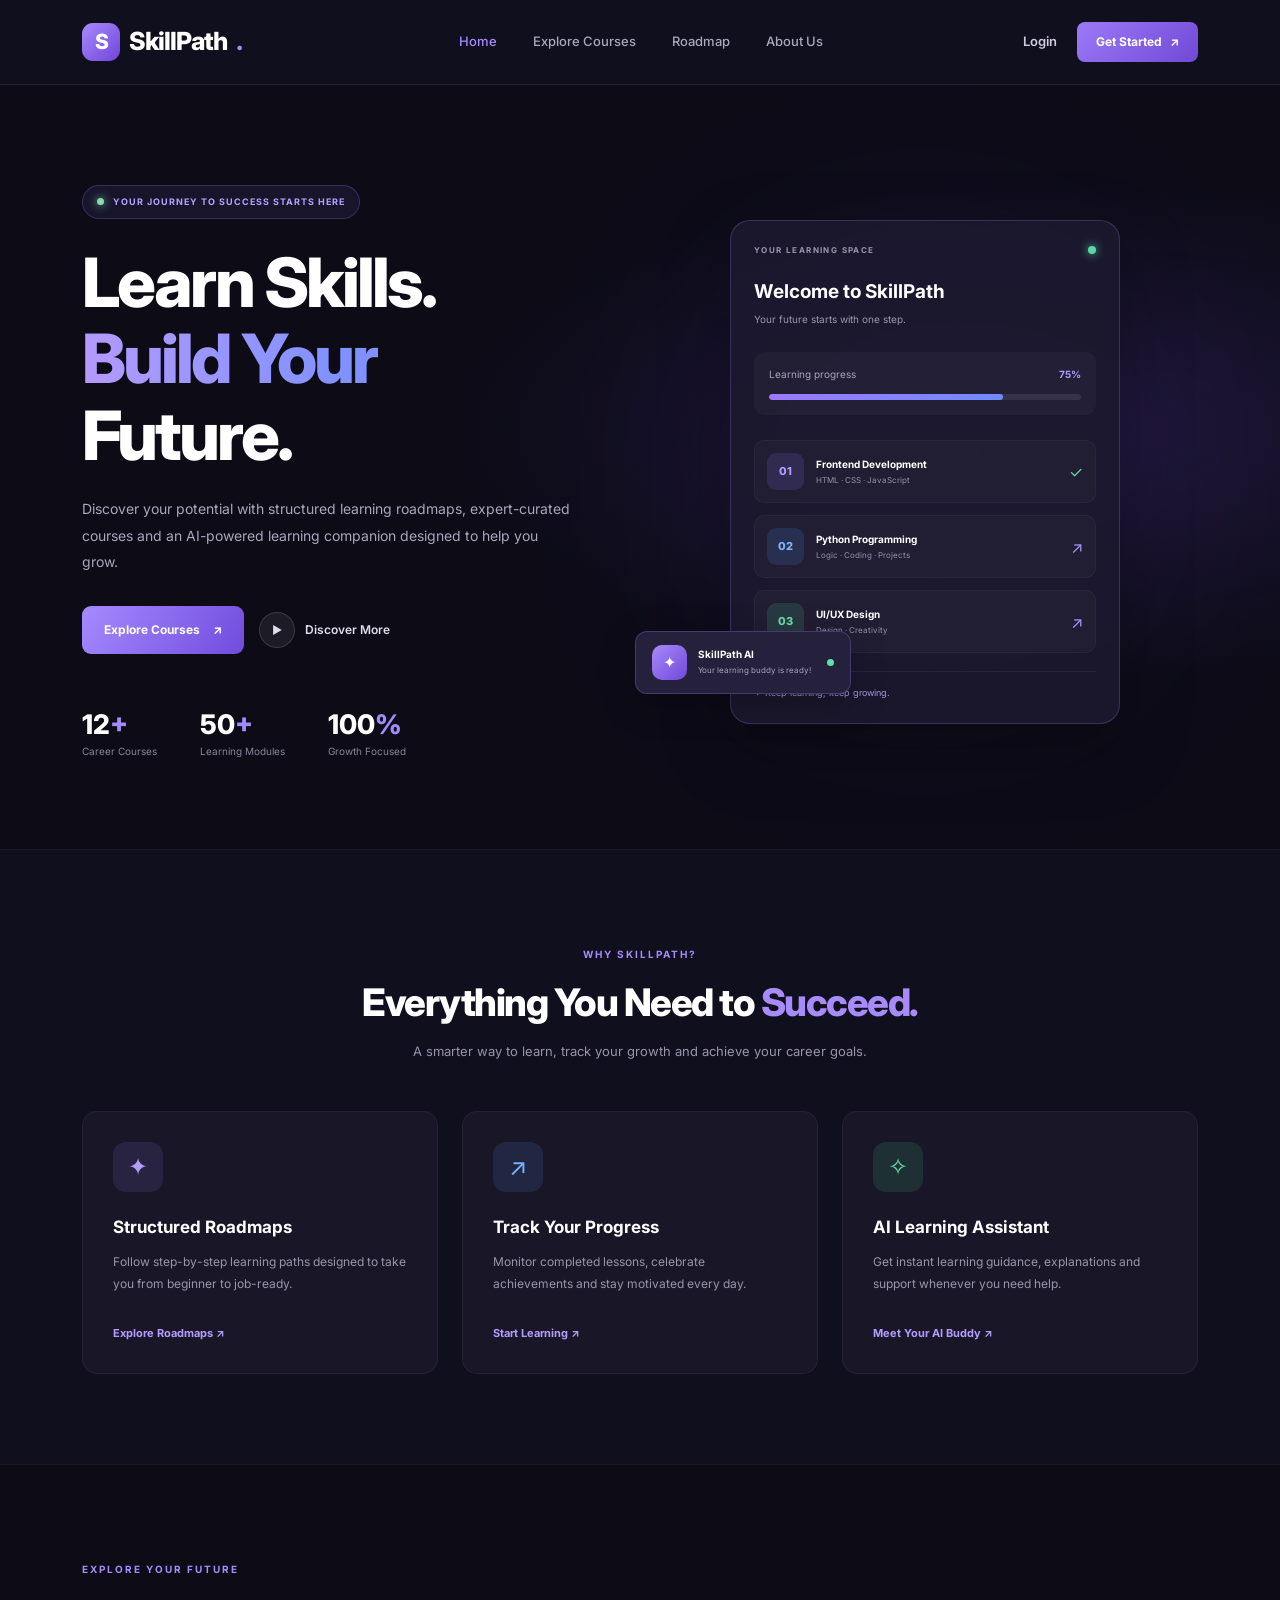
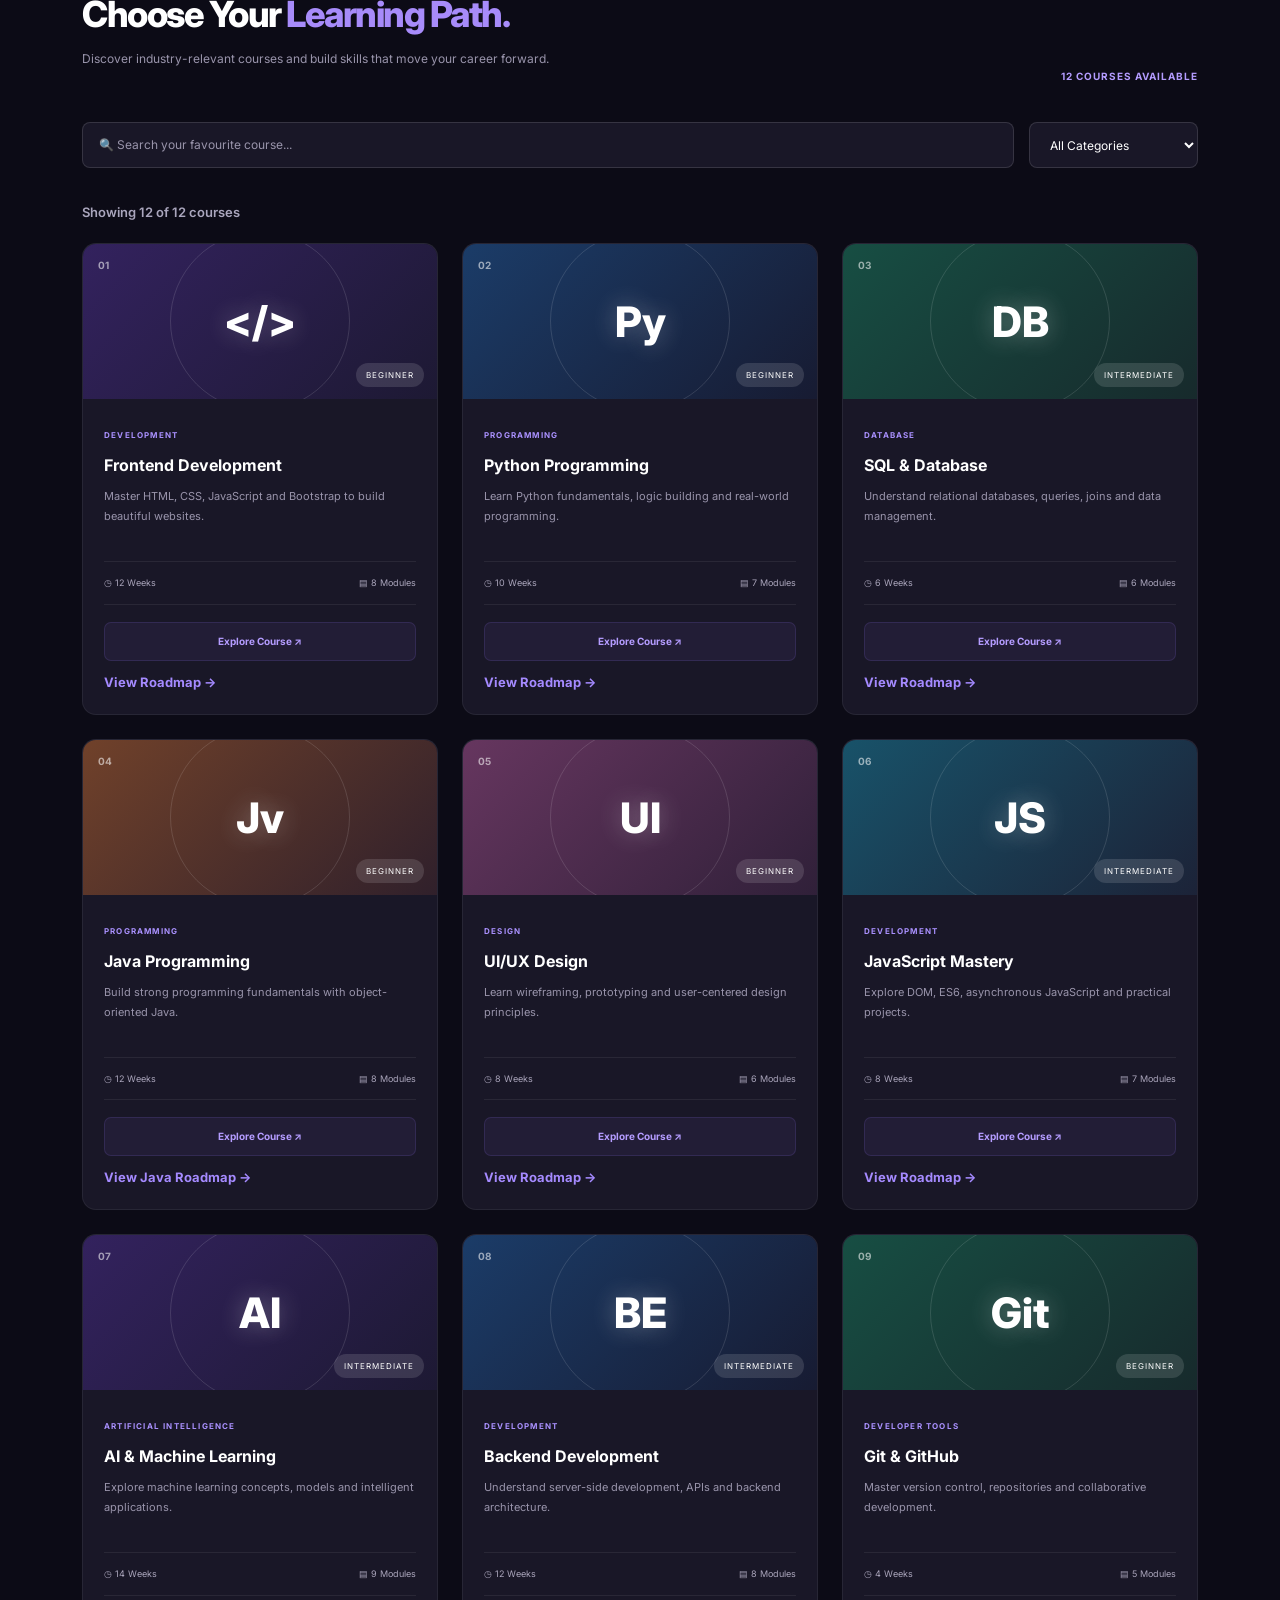
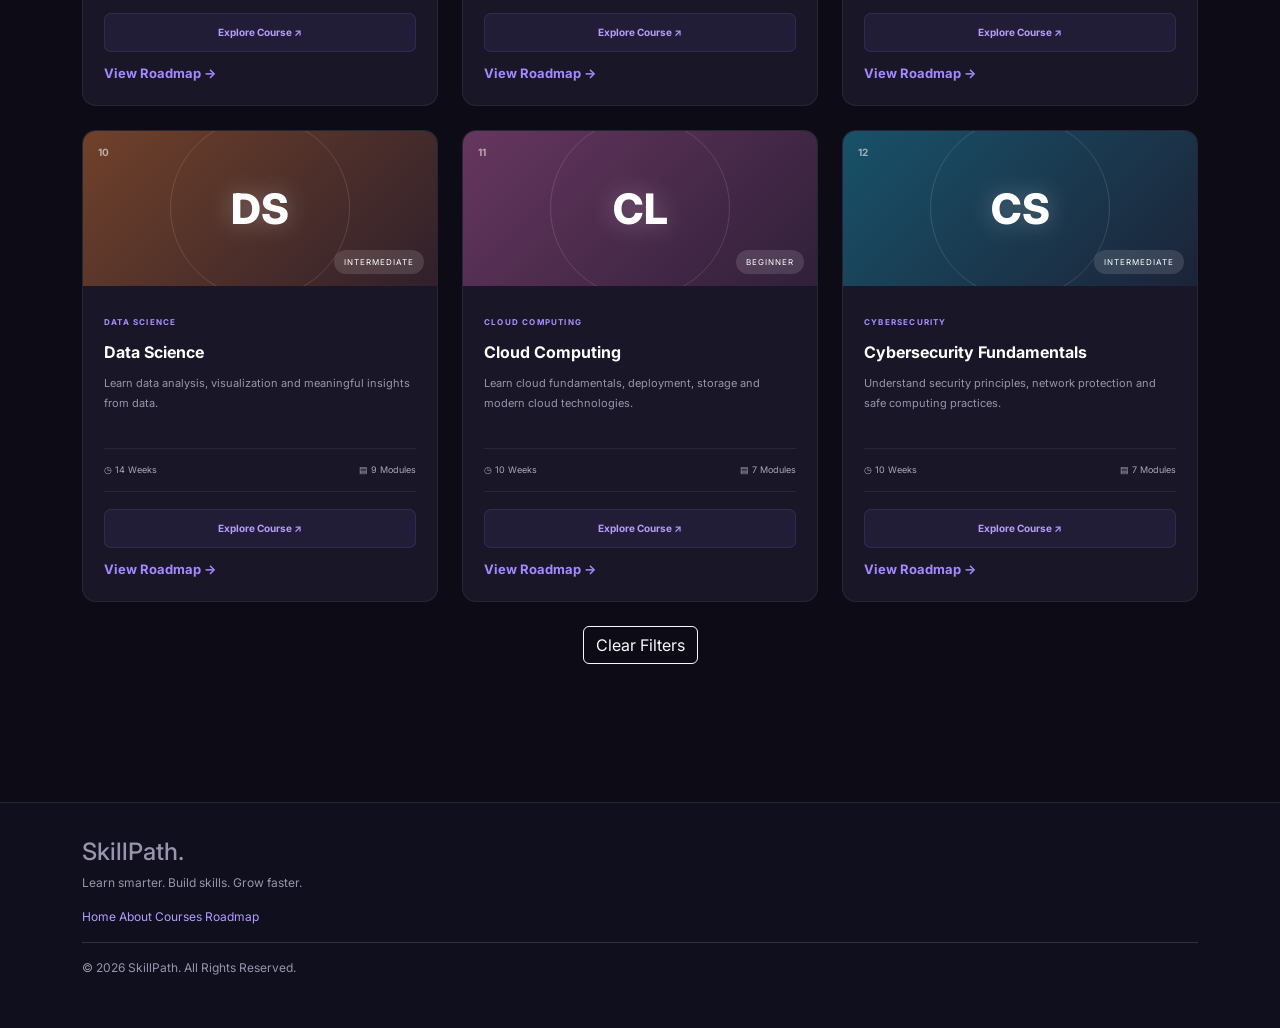
<file: index.html>
<!DOCTYPE html>
<html lang="en">

<head>
    <meta charset="UTF-8">
    <meta name="viewport" content="width=device-width, initial-scale=1.0">

    <title>SkillPath | Learn Smarter, Grow Faster</title>

    <link href="https://cdn.jsdelivr.net/npm/bootstrap@5.3.3/dist/css/bootstrap.min.css"
        rel="stylesheet">

    <link href="https://fonts.googleapis.com/css2?family=Inter:wght@400;500;600;700;800&display=swap"
        rel="stylesheet">

    <link rel="stylesheet" href="style.css">

</head>

<body>

    <!-- ================= NAVBAR ================= -->

    <nav class="navbar navbar-expand-lg skill-navbar">

        <div class="container">

            <a class="navbar-brand skill-logo" href="index.html">
                <span class="logo-icon">S</span>
                SkillPath<span class="logo-dot">.</span>
            </a>

            <button class="navbar-toggler custom-toggler"
                type="button"
                data-bs-toggle="collapse"
                data-bs-target="#skillNavbar">

                <span class="navbar-toggler-icon"></span>

            </button>

            <div class="collapse navbar-collapse" id="skillNavbar">

                <ul class="navbar-nav mx-auto">

                    <li class="nav-item">
                        <a class="nav-link active" href="index.html">Home</a>
                    </li>

                    <li class="nav-item">
                        <a class="nav-link" href="#courses">Explore Courses</a>
                    </li>

                    <li class="nav-item">
                        <a class="nav-link" href="roadmaps.html">Roadmap</a>
                    </li>

                    <li class="nav-item">
                        <a class="nav-link" href="#about">About Us</a>
                    </li>

                </ul>

                <div class="nav-buttons">

                    <a href="#" class="login-btn">Login</a>

                    <a href="#" class="signup-btn">
                        Get Started <span>↗</span>
                    </a>

                </div>

            </div>

        </div>

    </nav>


    <!-- ================= HERO SECTION ================= -->

    <section class="hero-section">

        <div class="container">

            <div class="row align-items-center">

                <div class="col-lg-6 hero-content">

                    <div class="hero-badge">
                        <span class="badge-dot"></span>
                        YOUR JOURNEY TO SUCCESS STARTS HERE
                    </div>

                    <h1>
                        Learn Skills.
                        <span>Build Your</span>
                        Future.
                    </h1>

                    <p class="hero-description">
                        Discover your potential with structured learning
                        roadmaps, expert-curated courses and an AI-powered
                        learning companion designed to help you grow.
                    </p>

                    <div class="hero-buttons">

                        <a href="#courses" class="hero-primary-btn">
                            Explore Courses <span>↗</span>
                        </a>

                        <a href="#about" class="hero-secondary-btn">
                            <span class="play-icon">▶</span>
                            Discover More
                        </a>

                    </div>

                    <div class="hero-stats">

                        <div class="hero-stat">
                            <h3>12<span>+</span></h3>
                            <p>Career Courses</p>
                        </div>

                        <div class="hero-stat">
                            <h3>50<span>+</span></h3>
                            <p>Learning Modules</p>
                        </div>

                        <div class="hero-stat">
                            <h3>100<span>%</span></h3>
                            <p>Growth Focused</p>
                        </div>

                    </div>

                </div>


                <div class="col-lg-6 hero-visual">

                    <div class="hero-glow"></div>

                    <div class="floating-card">

                        <div class="floating-top">
                            <span>YOUR LEARNING SPACE</span>
                            <span class="online-dot"></span>
                        </div>

                        <div class="floating-heading">

                            <h4>Welcome to SkillPath</h4>

                            <p>Your future starts with one step.</p>

                        </div>

                        <div class="learning-progress">

                            <div class="progress-info">
                                <span>Learning progress</span>
                                <strong>75%</strong>
                            </div>

                            <div class="custom-progress">
                                <div class="custom-progress-fill"></div>
                            </div>

                        </div>

                        <div class="floating-courses">

                            <div class="floating-course">

                                <div class="mini-icon purple-icon">01</div>

                                <div>
                                    <h6>Frontend Development</h6>
                                    <p>HTML · CSS · JavaScript</p>
                                </div>

                                <span class="course-check">✓</span>

                            </div>

                            <div class="floating-course">

                                <div class="mini-icon blue-icon">02</div>

                                <div>
                                    <h6>Python Programming</h6>
                                    <p>Logic · Coding · Projects</p>
                                </div>

                                <span class="course-arrow">↗</span>

                            </div>

                            <div class="floating-course">

                                <div class="mini-icon green-icon">03</div>

                                <div>
                                    <h6>UI/UX Design</h6>
                                    <p>Design · Creativity</p>
                                </div>

                                <span class="course-arrow">↗</span>

                            </div>

                        </div>

                        <div class="floating-footer">
                            <span>✦ Keep learning, keep growing.</span>
                        </div>

                    </div>

                    <div class="ai-floating-card">

                        <div class="ai-floating-icon">✦</div>

                        <div>
                            <h6>SkillPath AI</h6>
                            <p>Your learning buddy is ready!</p>
                        </div>

                        <span class="ai-status"></span>

                    </div>

                </div>

            </div>

        </div>

    </section>


    <!-- ================= FEATURES SECTION ================= -->

    <section class="features-section" id="about">

        <div class="container">

            <div class="features-heading text-center">

                <span class="section-tag">WHY SKILLPATH?</span>

                <h2>
                    Everything You Need to
                    <span>Succeed.</span>
                </h2>

                <p>
                    A smarter way to learn, track your growth and
                    achieve your career goals.
                </p>

            </div>

            <div class="row g-4">

                <!-- FEATURE 1 -->

                <div class="col-lg-4 col-md-6">

                    <div class="feature-card">

                        <div class="feature-icon purple-feature">
                            <span>✦</span>
                        </div>

                        <h4>Structured Roadmaps</h4>

                        <p>
                            Follow step-by-step learning paths designed
                            to take you from beginner to job-ready.
                        </p>

                        <a href="roadmaps.html">
                            Explore Roadmaps ↗
                        </a>

                    </div>

                </div>


                <!-- FEATURE 2 -->

                <div class="col-lg-4 col-md-6">

                    <div class="feature-card">

                        <div class="feature-icon blue-feature">
                            <span>↗</span>
                        </div>

                        <h4>Track Your Progress</h4>

                        <p>
                            Monitor completed lessons, celebrate
                            achievements and stay motivated every day.
                        </p>

                        <a href="roadmaps.html">
                            Start Learning ↗
                        </a>

                    </div>

                </div>


                <!-- FEATURE 3 -->

                <div class="col-lg-4 col-md-6">

                    <div class="feature-card">

                        <div class="feature-icon green-feature">
                            <span>✧</span>
                        </div>

                        <h4>AI Learning Assistant</h4>

                        <p>
                            Get instant learning guidance, explanations
                            and support whenever you need help.
                        </p>

                        <a href="#courses">
                            Meet Your AI Buddy ↗
                        </a>

                    </div>

                </div>

            </div>

        </div>

    </section>


    <!-- ================= COURSES SECTION ================= -->

    <section class="courses-section" id="courses">

        <div class="container">

            <div class="courses-heading">

                <div>

                    <span class="section-tag">
                        EXPLORE YOUR FUTURE
                    </span>

                    <h2>
                        Choose Your
                        <span>Learning Path.</span>
                    </h2>

                    <p>
                        Discover industry-relevant courses and build
                        skills that move your career forward.
                    </p>

                </div>

                <span class="course-total">
                    12 COURSES AVAILABLE
                </span>

            </div>


            <!-- SEARCH AND FILTER -->

            <div class="course-toolbar">

                <input
                    type="text"
                    id="courseSearch"
                    class="course-search"
                    placeholder="🔍 Search your favourite course..."
                >

                <select id="courseFilter" class="course-filter">

                    <option value="all">All Categories</option>
                    <option value="development">Development</option>
                    <option value="programming">Programming</option>
                    <option value="database">Database</option>
                    <option value="design">Design</option>
                    <option value="ai">Artificial Intelligence</option>
                    <option value="cloud">Cloud Computing</option>
                    <option value="cybersecurity">Cybersecurity</option>
                    <option value="data">Data Science</option>
                    <option value="tools">Developer Tools</option>

                </select>

            </div>


            <div class="course-count">
                <p id="courseCount">Showing 12 of 12 courses</p>
            </div>


            <div id="noCoursesMessage" style="display: none;">
                <p>No courses found. Try another search!</p>
            </div>


            <div class="row g-4" id="courseContainer">


                <!-- COURSE 1 -->

                <div class="col-lg-4 col-md-6 course-item"
                    data-category="development">

                    <div class="course-card">

                        <div class="course-cover cover-purple">
                            <span class="course-number">01</span>
                            <span class="course-symbol">&lt;/&gt;</span>
                            <span class="course-level">BEGINNER</span>
                        </div>

                        <div class="course-content">

                            <span class="course-category">DEVELOPMENT</span>

                            <h4>Frontend Development</h4>

                            <p>
                                Master HTML, CSS, JavaScript and Bootstrap
                                to build beautiful websites.
                            </p>

                            <div class="course-info">
                                <span>◷ 12 Weeks</span>
                                <span>▤ 8 Modules</span>
                            </div>

                            <a href="course-details.html?course=frontend"
                                class="course-link">
                                Explore Course ↗
                            </a>

                            <a href="roadmaps.html?course=frontend"
                                class="course-roadmap-link">
                                View Roadmap →
                            </a>

                        </div>

                    </div>

                </div>


                <!-- COURSE 2 -->

                <div class="col-lg-4 col-md-6 course-item"
                    data-category="programming">

                    <div class="course-card">

                        <div class="course-cover cover-blue">
                            <span class="course-number">02</span>
                            <span class="course-symbol">Py</span>
                            <span class="course-level">BEGINNER</span>
                        </div>

                        <div class="course-content">

                            <span class="course-category">PROGRAMMING</span>

                            <h4>Python Programming</h4>

                            <p>
                                Learn Python fundamentals, logic building
                                and real-world programming.
                            </p>

                            <div class="course-info">
                                <span>◷ 10 Weeks</span>
                                <span>▤ 7 Modules</span>
                            </div>

                            <a href="course-details.html?course=python"
                                class="course-link">
                                Explore Course ↗
                            </a>

                            <a href="roadmaps.html?course=python"
                                class="course-roadmap-link">
                                View Roadmap →
                            </a>

                        </div>

                    </div>

                </div>


                <!-- COURSE 3 -->

                <div class="col-lg-4 col-md-6 course-item"
                    data-category="database">

                    <div class="course-card">

                        <div class="course-cover cover-green">
                            <span class="course-number">03</span>
                            <span class="course-symbol">DB</span>
                            <span class="course-level">INTERMEDIATE</span>
                        </div>

                        <div class="course-content">

                            <span class="course-category">DATABASE</span>

                            <h4>SQL & Database</h4>

                            <p>
                                Understand relational databases, queries,
                                joins and data management.
                            </p>

                            <div class="course-info">
                                <span>◷ 6 Weeks</span>
                                <span>▤ 6 Modules</span>
                            </div>

                            <a href="course-details.html?course=sql"
                                class="course-link">
                                Explore Course ↗
                            </a>

                            <a href="roadmaps.html?course=sql"
                                class="course-roadmap-link">
                                View Roadmap →
                            </a>

                        </div>

                    </div>

                </div>


                <!-- COURSE 4 -->

                <div class="col-lg-4 col-md-6 course-item"
                    data-category="programming">

                    <div class="course-card">

                        <div class="course-cover cover-orange">
                            <span class="course-number">04</span>
                            <span class="course-symbol">Jv</span>
                            <span class="course-level">BEGINNER</span>
                        </div>

                        <div class="course-content">

                            <span class="course-category">PROGRAMMING</span>

                            <h4>Java Programming</h4>

                            <p>
                                Build strong programming fundamentals
                                with object-oriented Java.
                            </p>

                            <div class="course-info">
                                <span>◷ 12 Weeks</span>
                                <span>▤ 8 Modules</span>
                            </div>

                            <a href="course-details.html?course=java"
                                class="course-link">
                                Explore Course ↗
                            </a>

                            <a href="roadmaps.html?course=java"
                                class="course-roadmap-link">
                                View Java Roadmap →
                            </a>

                        </div>

                    </div>

                </div>


                <!-- COURSE 5 -->

                <div class="col-lg-4 col-md-6 course-item"
                    data-category="design">

                    <div class="course-card">

                        <div class="course-cover cover-pink">
                            <span class="course-number">05</span>
                            <span class="course-symbol">UI</span>
                            <span class="course-level">BEGINNER</span>
                        </div>

                        <div class="course-content">

                            <span class="course-category">DESIGN</span>

                            <h4>UI/UX Design</h4>

                            <p>
                                Learn wireframing, prototyping and
                                user-centered design principles.
                            </p>

                            <div class="course-info">
                                <span>◷ 8 Weeks</span>
                                <span>▤ 6 Modules</span>
                            </div>

                            <a href="course-details.html?course=uiux"
                                class="course-link">
                                Explore Course ↗
                            </a>

                            <a href="roadmaps.html?course=uiux"
                                class="course-roadmap-link">
                                View Roadmap →
                            </a>

                        </div>

                    </div>

                </div>


                <!-- COURSE 6 -->

                <div class="col-lg-4 col-md-6 course-item"
                    data-category="development">

                    <div class="course-card">

                        <div class="course-cover cover-cyan">
                            <span class="course-number">06</span>
                            <span class="course-symbol">JS</span>
                            <span class="course-level">INTERMEDIATE</span>
                        </div>

                        <div class="course-content">

                            <span class="course-category">DEVELOPMENT</span>

                            <h4>JavaScript Mastery</h4>

                            <p>
                                Explore DOM, ES6, asynchronous JavaScript
                                and practical projects.
                            </p>

                            <div class="course-info">
                                <span>◷ 8 Weeks</span>
                                <span>▤ 7 Modules</span>
                            </div>

                            <a href="course-details.html?course=javascript"
                                class="course-link">
                                Explore Course ↗
                            </a>

                            <a href="roadmaps.html?course=javascript"
                                class="course-roadmap-link">
                                View Roadmap →
                            </a>

                        </div>

                    </div>

                </div>


                <!-- COURSE 7 -->

                <div class="col-lg-4 col-md-6 course-item"
                    data-category="ai">

                    <div class="course-card">

                        <div class="course-cover cover-purple">
                            <span class="course-number">07</span>
                            <span class="course-symbol">AI</span>
                            <span class="course-level">INTERMEDIATE</span>
                        </div>

                        <div class="course-content">

                            <span class="course-category">
                                ARTIFICIAL INTELLIGENCE
                            </span>

                            <h4>AI & Machine Learning</h4>

                            <p>
                                Explore machine learning concepts,
                                models and intelligent applications.
                            </p>

                            <div class="course-info">
                                <span>◷ 14 Weeks</span>
                                <span>▤ 9 Modules</span>
                            </div>

                            <a href="course-details.html?course=ai"
                                class="course-link">
                                Explore Course ↗
                            </a>

                            <a href="roadmaps.html?course=ai"
                                class="course-roadmap-link">
                                View Roadmap →
                            </a>

                        </div>

                    </div>

                </div>


                <!-- COURSE 8 -->

                <div class="col-lg-4 col-md-6 course-item"
                    data-category="development">

                    <div class="course-card">

                        <div class="course-cover cover-blue">
                            <span class="course-number">08</span>
                            <span class="course-symbol">BE</span>
                            <span class="course-level">INTERMEDIATE</span>
                        </div>

                        <div class="course-content">

                            <span class="course-category">DEVELOPMENT</span>

                            <h4>Backend Development</h4>

                            <p>
                                Understand server-side development,
                                APIs and backend architecture.
                            </p>

                            <div class="course-info">
                                <span>◷ 12 Weeks</span>
                                <span>▤ 8 Modules</span>
                            </div>

                            <a href="course-details.html?course=backend"
                                class="course-link">
                                Explore Course ↗
                            </a>

                            <a href="roadmaps.html?course=backend"
                                class="course-roadmap-link">
                                View Roadmap →
                            </a>

                        </div>

                    </div>

                </div>


                <!-- COURSE 9 -->

                <div class="col-lg-4 col-md-6 course-item"
                    data-category="tools">

                    <div class="course-card">

                        <div class="course-cover cover-green">
                            <span class="course-number">09</span>
                            <span class="course-symbol">Git</span>
                            <span class="course-level">BEGINNER</span>
                        </div>

                        <div class="course-content">

                            <span class="course-category">
                                DEVELOPER TOOLS
                            </span>

                            <h4>Git & GitHub</h4>

                            <p>
                                Master version control, repositories
                                and collaborative development.
                            </p>

                            <div class="course-info">
                                <span>◷ 4 Weeks</span>
                                <span>▤ 5 Modules</span>
                            </div>

                            <a href="course-details.html?course=git"
                                class="course-link">
                                Explore Course ↗
                            </a>

                            <a href="roadmaps.html?course=git"
                                class="course-roadmap-link">
                                View Roadmap →
                            </a>

                        </div>

                    </div>

                </div>


                <!-- COURSE 10 -->

                <div class="col-lg-4 col-md-6 course-item"
                    data-category="data">

                    <div class="course-card">

                        <div class="course-cover cover-orange">
                            <span class="course-number">10</span>
                            <span class="course-symbol">DS</span>
                            <span class="course-level">INTERMEDIATE</span>
                        </div>

                        <div class="course-content">

                            <span class="course-category">DATA SCIENCE</span>

                            <h4>Data Science</h4>

                            <p>
                                Learn data analysis, visualization
                                and meaningful insights from data.
                            </p>

                            <div class="course-info">
                                <span>◷ 14 Weeks</span>
                                <span>▤ 9 Modules</span>
                            </div>

                            <a href="course-details.html?course=datasci"
                                class="course-link">
                                Explore Course ↗
                            </a>

                            <a href="roadmaps.html?course=datasci"
                                class="course-roadmap-link">
                                View Roadmap →
                            </a>

                        </div>

                    </div>

                </div>


                <!-- COURSE 11 -->

                <div class="col-lg-4 col-md-6 course-item"
                    data-category="cloud">

                    <div class="course-card">

                        <div class="course-cover cover-pink">
                            <span class="course-number">11</span>
                            <span class="course-symbol">CL</span>
                            <span class="course-level">BEGINNER</span>
                        </div>

                        <div class="course-content">

                            <span class="course-category">
                                CLOUD COMPUTING
                            </span>

                            <h4>Cloud Computing</h4>

                            <p>
                                Learn cloud fundamentals, deployment,
                                storage and modern cloud technologies.
                            </p>

                            <div class="course-info">
                                <span>◷ 10 Weeks</span>
                                <span>▤ 7 Modules</span>
                            </div>

                            <a href="course-details.html?course=cloud"
                                class="course-link">
                                Explore Course ↗
                            </a>

                            <a href="roadmaps.html?course=cloud"
                                class="course-roadmap-link">
                                View Roadmap →
                            </a>

                        </div>

                    </div>

                </div>


                <!-- COURSE 12 -->

                <div class="col-lg-4 col-md-6 course-item"
                    data-category="cybersecurity">

                    <div class="course-card">

                        <div class="course-cover cover-cyan">
                            <span class="course-number">12</span>
                            <span class="course-symbol">CS</span>
                            <span class="course-level">INTERMEDIATE</span>
                        </div>

                        <div class="course-content">

                            <span class="course-category">
                                CYBERSECURITY
                            </span>

                            <h4>Cybersecurity Fundamentals</h4>

                            <p>
                                Understand security principles, network
                                protection and safe computing practices.
                            </p>

                            <div class="course-info">
                                <span>◷ 10 Weeks</span>
                                <span>▤ 7 Modules</span>
                            </div>

                            <a href="course-details.html?course=cybersecurity"
                                class="course-link">
                                Explore Course ↗
                            </a>

                            <a href="roadmaps.html?course=cybersecurity"
                                class="course-roadmap-link">
                                View Roadmap →
                            </a>

                        </div>

                    </div>

                </div>

            </div>


            <!-- CLEAR FILTERS -->

            <div class="text-center mt-4 mb-5">

                <button type="button"
                    id="clearFilters"
                    class="btn btn-outline-light">

                    Clear Filters

                </button>

            </div>

        </div>

    </section>


    <!-- ================= FOOTER ================= -->

    <footer class="footer">

        <div class="container">

            <div class="footer-content">

                <h4>
                    SkillPath<span>.</span>
                </h4>

                <p>
                    Learn smarter. Build skills. Grow faster.
                </p>

                <div class="footer-links">

                    <a href="index.html">Home</a>
                    <a href="#about">About</a>
                    <a href="#courses">Courses</a>
                    <a href="roadmaps.html">Roadmap</a>

                </div>

                <hr>

                <p class="copyright">
                    © 2026 SkillPath. All Rights Reserved.
                </p>

            </div>

        </div>

    </footer>


    <!-- ================= SCRIPTS ================= -->

    <script src="https://cdn.jsdelivr.net/npm/bootstrap@5.3.3/dist/js/bootstrap.bundle.min.js">
    </script>

    <script src="script.js"></script>

</body>

</html>
</file>
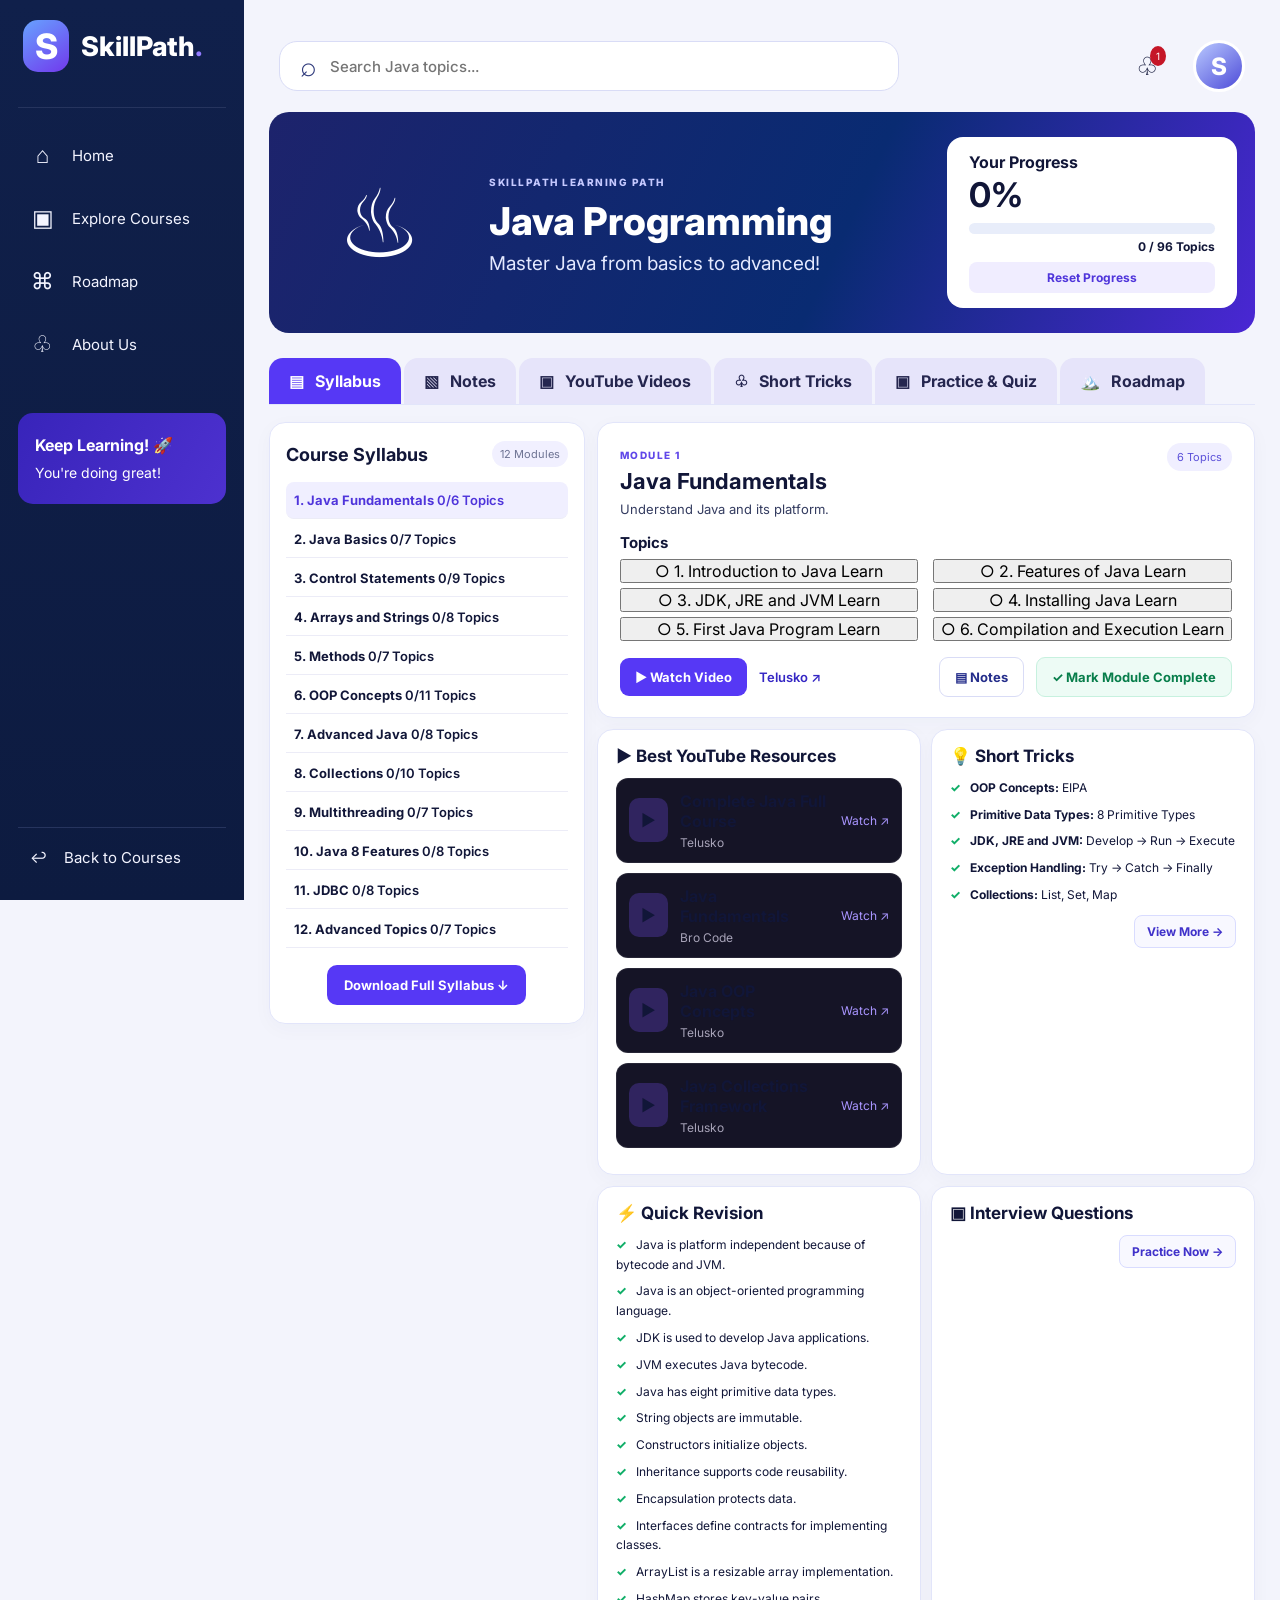
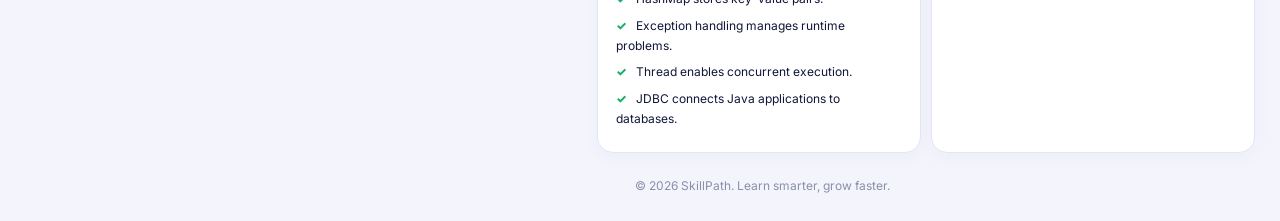
<file: course-details.html>
<!DOCTYPE html>
< lang="en">

<head>
    <meta charset="UTF-8">
    <meta name="viewport" content="width=device-width, initial-scale=1.0">

    <title>SkillPath | Java Programming</title>

    <link rel="preconnect" href="https://fonts.googleapis.com">
    <link rel="preconnect" href="https://fonts.gstatic.com" crossorigin>

    <link href="https://fonts.googleapis.com/css2?family=Inter:wght@400;500;600;700;800&display=swap"
        rel="stylesheet">

    <link rel="stylesheet" href="course-details.css">
    <link rel="stylesheet" href="roadmap.css">

</head>

<>

    <!-- SIDEBAR -->

    <aside class="sidebar">

        <a class="brand" href="index.html">
            <span class="brand-mark">S</span>
            <span>SkillPath<span class="brand-dot">.</span></span>
        </a>

        <nav class="side-nav">

            <a href="index.html">
                <span>⌂</span> Home
            </a>

            <a href="index.html#courses">
                <span>▣</span> Explore Courses
            </a>

            <!-- ROADMAP NAVIGATION -->

            <a href="#roadmapPanel" id="sidebarRoadmap">
                <span>⌘</span> Roadmap
            </a>

            <a href="index.html#about">
                <span>♧</span> About Us
            </a>

        </nav>

        <div class="sidebar-promo">
            <strong>Keep Learning! 🚀</strong>
            <p>You're doing great!</p>
        </div>

        <a class="logout" href="index.html">
            ↩ <span>Back to Courses</span>
        </a>

    </aside>


    <!-- MAIN CONTENT -->

    <main class="main">

        <!-- TOPBAR -->

        <header class="topbar">

            <label class="search-box">

                <span>⌕</span>

                <input type="search"
                    id="topicSearch"
                    placeholder="Search Java topics...">

            </label>

            <div class="top-actions">

                <button class="icon-button">♧<i>1</i></button>

                <div class="avatar">S</div>

            </div>

        </header>


        <!-- JAVA HERO SECTION -->

        <section class="hero">

            <div class="java-symbol">♨</div>

            <div class="hero-copy">

                <span class="eyebrow">SKILLPATH LEARNING PATH</span>

                <h1>Java Programming</h1>

                <p>Master Java from basics to advanced!</p>

            </div>

            <!-- PROGRESS -->

            <div class="hero-progress">

                <h3>Your Progress</h3>

                <strong id="progressPercent">0%</strong>

                <div class="progress-track">
                    <div id="progressFill"></div>
                </div>

                <p id="progressCount">0 / 80 Topics</p>

                <button id="resetProgress" class="reset-button">
                    Reset Progress
                </button>

            </div>

        </section>


        <!-- DASHBOARD TABS -->

        <div class="tabs">

            <button class="tab active" data-tab="syllabus">
                ▤ <span>Syllabus</span>
            </button>

            <button class="tab" data-tab="notes">
                ▧ <span>Notes</span>
            </button>

            <button class="tab" data-tab="videos">
                ▣ <span>YouTube Videos</span>
            </button>

            <button class="tab" data-tab="tricks">
                ♧ <span>Short Tricks</span>
            </button>

            <button class="tab" data-tab="practice">
                ▣ <span>Practice & Quiz</span>
            </button>

            <button class="tab" data-tab="roadmap">
                🏔️ <span>Roadmap</span>
            </button>

        </div>


        <!-- SYLLABUS SECTION -->

        <section id="syllabusPanel" class="tab-panel active">

            <div class="learning-layout">

                <aside class="module-card">

                    <div class="panel-heading">
                        <h2>Course Syllabus</h2>
                        <span>12 Modules</span>
                    </div>

                    <div id="moduleList" class="module-list"></div>

                    <button id="downloadSyllabus" class="download-button">
                        Download Full Syllabus ↓
                    </button>

                </aside>


                <div class="content-column">

                    <article class="topic-card">

                        <div class="topic-header">

                            <div>

                                <span class="eyebrow purple-text" id="moduleLabel">
                                    MODULE 1
                                </span>

                                <h2 id="moduleTitle">
                                    Java Fundamentals
                                </h2>

                                <p id="moduleDescription"></p>

                            </div>

                            <span class="module-count" id="moduleTopicCount"></span>

                        </div>


                        <h3 class="topics-title">Topics</h3>

                        <div id="topicList" class="topic-list"></div>


                        <div class="topic-actions">

                            <a id="watchVideo"
                                class="primary-button"
                                href="#"
                                target="_blank"
                                rel="noopener noreferrer">
                                ▶ Watch Video
                            </a>

                            <a id="videoChannel"
                                class="text-link"
                                href="#"
                                target="_blank"
                                rel="noopener noreferrer">
                                Telusko ↗
                            </a>

                            <button id="openNotes" class="outline-button">
                                ▤ Notes
                            </button>

                            <button id="completeModule" class="success-button">
                                ✓ Mark Module Complete
                            </button>

                        </div>

                    </article>


                    <!-- YOUTUBE AND TRICKS -->

                    <div class="resource-grid">

                        <article class="resource-card">

                            <h3>▶ Best YouTube Resources</h3>

                            <div id="videoList"></div>

                        </article>


                        <article class="resource-card">

                            <h3>💡 Short Tricks</h3>

                            <ul id="trickPreview"></ul>

                            <button class="small-link" data-go-tab="tricks">
                                View More →
                            </button>

                        </article>

                    </div>


                    <!-- REVISION AND QUESTIONS -->

                    <div class="resource-grid lower-grid">

                        <article class="resource-card">

                            <h3>⚡ Quick Revision</h3>

                            <ul id="revisionPreview"></ul>

                        </article>


                        <article class="resource-card">

                            <h3>▣ Interview Questions</h3>

                            <div id="questionPreview"></div>

                            <button class="small-link" data-go-tab="practice">
                                Practice Now →
                            </button>

                        </article>

                    </div>

                </div>

            </div>

        </section>


        <!-- NOTES SECTION -->

        <section id="notesPanel" class="tab-panel">

            <article class="wide-card">

                <span class="eyebrow purple-text">LEARN CONCEPTS</span>

                <h2>Java Notes</h2>

                <p class="muted">
                    Choose a topic from the syllabus to view its notes,
                    definition, syntax and example.
                </p>

                <div id="notesContent" class="notes-content"></div>

            </article>

        </section>


        <!-- VIDEOS SECTION -->

        <section id="videosPanel" class="tab-panel">

            <article class="wide-card">

                <span class="eyebrow purple-text">WATCH AND LEARN</span>

                <h2>Recommended Java Videos</h2>

                <p class="muted">
                    Explore Java tutorials from recommended learning channels.
                </p>

                <div id="allVideos" class="video-grid"></div>

            </article>

        </section>


        <!-- SHORT TRICKS SECTION -->

        <section id="tricksPanel" class="tab-panel">

            <article class="wide-card">

                <span class="eyebrow purple-text">LEARN SMARTER</span>

                <h2>Java Short Tricks & Quick Revision</h2>

                <div id="allTricks" class="trick-grid"></div>

            </article>

        </section>


        <!-- PRACTICE SECTION -->

        <section id="practicePanel" class="tab-panel">

            <article class="wide-card">

                <span class="eyebrow purple-text">
                    CHECK YOUR UNDERSTANDING
                </span>

                <h2>Java Practice & Quiz</h2>

                <p class="muted">
                    Try these beginner interview questions.
                    Reveal the answer after thinking about it.
                </p>

                <div id="quizList" class="quiz-list"></div>

            </article>

        </section>


        <!-- JAVA MOUNTAIN ROADMAP -->

        <section id="roadmapPanel" class="tab-panel">

            <div class="java-roadmap-container">

                <div class="roadmap-heading">

                    <span class="eyebrow purple-text">
                        YOUR LEARNING JOURNEY
                    </span>

                    <h2>Climb the Java Mountain 🏔️</h2>

                    <p>
                        Complete each learning stage and move towards becoming
                        a Java Developer.
                    </p>

                </div>


                <div class="roadmap-summary">

                    <div>
                        <strong id="roadmapCompleted">0 / 12</strong>
                        <span>Modules Completed</span>
                    </div>

                    <div>
                        <strong id="roadmapPercentage">0%</strong>
                        <span>Journey Progress</span>
                    </div>

                    <div>
                        <strong>12</strong>
                        <span>Learning Stages</span>
                    </div>

                </div>


                <div class="mountain-map">

                    <div class="mountain-background">

                        <div class="mountain-sun"></div>

                        <div class="mountain-peak"></div>

                        <div class="mountain-cloud cloud-one">☁</div>

                        <div class="mountain-cloud cloud-two">☁</div>

                    </div>

                    <div id="mountainStages" class="mountain-stages"></div>

                </div>


                <div class="roadmap-legend">

                    <span>
                        <i class="legend-dot completed-dot"></i>
                        Completed
                    </span>

                    <span>
                        <i class="legend-dot current-dot"></i>
                        Current Stage
                    </span>

                    <span>
                        <i class="legend-dot locked-dot"></i>
                        Not Started
                    </span>

                </div>

            </div>

        </section>


        <!-- FOOTER -->

        <footer>
            © 2026 SkillPath. Learn smarter, grow faster.
        </footer>

    </main>


    <!-- JAVASCRIPT -->

    <script src="course-details.js"></script>
    <script src="roadmap.js"></script>

    <!-- SIDEBAR ROADMAP NAVIGATION -->

      <!-- JAVASCRIPT -->

    <script src="roadmap.js"></script>

    <script>

        const selectedCourse = new URLSearchParams(
            window.location.search
        ).get("course");

        console.log("Selected Course:", selectedCourse);

        const courseScript = document.createElement("script");

        if (selectedCourse === "python") {

            courseScript.src = "./python-course.js";

        } else {

            courseScript.src = "./course-details.js";

        }

        document.body.appendChild(courseScript);


        // SIDEBAR ROADMAP NAVIGATION

        document.addEventListener("DOMContentLoaded", function () {

            const roadmapLink = document.getElementById("sidebarRoadmap");

            const roadmapTab = document.querySelector('[data-tab="roadmap"]');

            if (roadmapLink && roadmapTab) {

                roadmapLink.addEventListener("click", function (event) {

                    event.preventDefault();

                    roadmapTab.click();

                    document.getElementById("roadmapPanel").scrollIntoView({
                        behavior: "smooth",
                        block: "start"
                    });

                });

            }

        });

    </script>



</body>

</html>
</file>
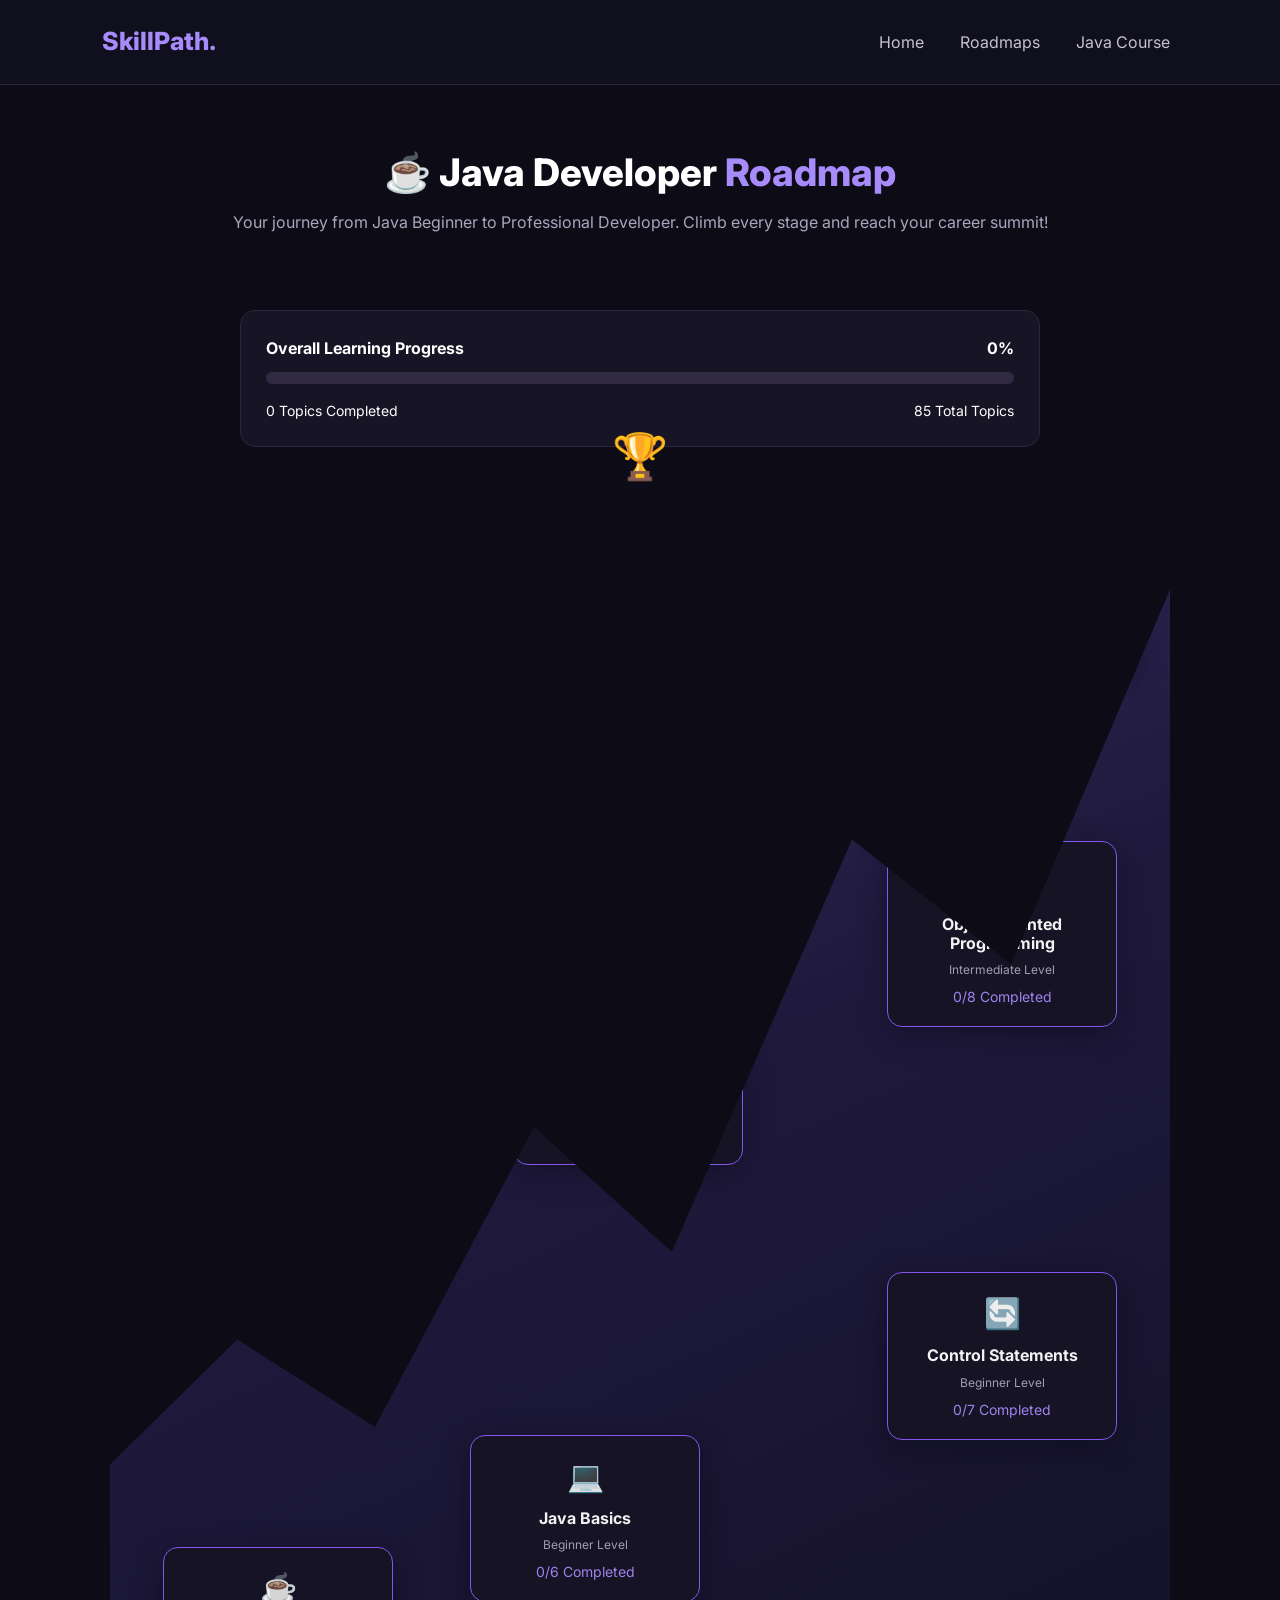
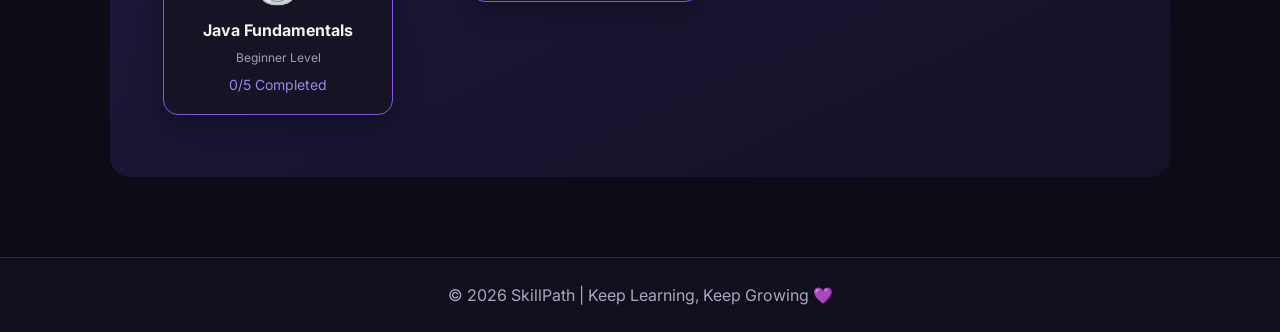
<file: roadmap-java.html>
<!DOCTYPE html>
<html lang="en">

<head>
<meta charset="UTF-8">
<meta name="viewport" content="width=device-width, initial-scale=1.0">

<title>Java Developer Roadmap | SkillPath</title>

<link href="https://cdn.jsdelivr.net/npm/bootstrap@5.3.3/dist/css/bootstrap.min.css"
rel="stylesheet">

<link href="https://fonts.googleapis.com/css2?family=Inter:wght@400;500;600;700;800&display=swap"
rel="stylesheet">

<style>

* {
    margin: 0;
    padding: 0;
    box-sizing: border-box;
}

body {
    background: #0c0b16;
    color: white;
    font-family: 'Inter', sans-serif;
}

/* NAVBAR */

.navbar {
    background: #100f1d;
    padding: 18px 7%;
    border-bottom: 1px solid #29263e;
}

.navbar-brand {
    color: #a78bfa !important;
    font-size: 25px;
    font-weight: 800;
}

.nav-link {
    color: #c4c1d4 !important;
    margin-left: 20px;
}

.nav-link:hover {
    color: #a78bfa !important;
}

/* HERO */

.hero {
    text-align: center;
    padding: 65px 20px 35px;
}

.hero h1 {
    font-size: 38px;
    font-weight: 800;
}

.hero h1 span {
    color: #a78bfa;
}

.hero p {
    color: #aaa6bd;
    margin-top: 15px;
}

/* PROGRESS */

.progress-section {
    max-width: 800px;
    margin: 25px auto;
    padding: 25px;
    background: #171525;
    border: 1px solid #29263e;
    border-radius: 15px;
}

.progress {
    height: 12px;
    background: #302b43;
}

.progress-bar {
    background: linear-gradient(90deg,#8b5cf6,#22d3ee);
}

.progress-info {
    display: flex;
    justify-content: space-between;
    margin-bottom: 12px;
}

/* MOUNTAIN AREA */

.mountain-container {
    max-width: 1100px;
    margin: 50px auto;
    padding: 30px 20px;
    position: relative;
}

/* MOUNTAIN */

.mountain {
    position: relative;
    min-height: 1250px;
    background:
    linear-gradient(155deg,#40316d,#211c40 45%,#151329);
    clip-path: polygon(
        0 100%,
        0 75%,
        12% 65%,
        25% 72%,
        40% 48%,
        53% 58%,
        70% 25%,
        85% 35%,
        100% 5%,
        100% 100%
    );
    border-radius: 20px;
    opacity: 0.95;
}

/* STAGE */

.stage {
    position: absolute;
    width: 230px;
    background: #171525;
    border: 1px solid #8b5cf6;
    padding: 18px;
    border-radius: 15px;
    text-align: center;
    cursor: pointer;
    transition: 0.3s;
    z-index: 2;
    box-shadow: 0 8px 30px #00000050;
}

.stage:hover {
    transform: translateY(-8px);
    border-color: #22d3ee;
    box-shadow: 0 0 25px #8b5cf655;
}

.stage .icon {
    font-size: 30px;
    margin-bottom: 10px;
}

.stage h5 {
    font-size: 16px;
    font-weight: 700;
}

.stage p {
    font-size: 12px;
    color: #aaa6bd;
    margin: 5px 0;
}

.stage small {
    color: #a78bfa;
}

/* STAGE POSITIONS */

.stage-1 {
    left: 5%;
    bottom: 5%;
}

.stage-2 {
    left: 34%;
    bottom: 14%;
}

.stage-3 {
    right: 5%;
    bottom: 27%;
}

.stage-4 {
    left: 8%;
    bottom: 38%;
}

.stage-5 {
    left: 38%;
    bottom: 49%;
}

.stage-6 {
    right: 5%;
    bottom: 60%;
}

.stage-7 {
    left: 8%;
    bottom: 71%;
}

.stage-8 {
    left: 38%;
    bottom: 81%;
}

.stage-9 {
    right: 5%;
    bottom: 89%;
}

.stage-10 {
    left: 5%;
    top: 0;
}

.stage-11 {
    left: 39%;
    top: -1%;
}

.stage-12 {
    right: 3%;
    top: -2%;
}

/* TOP */

.summit {
    position: absolute;
    top: -75px;
    left: 50%;
    transform: translateX(-50%);
    font-size: 45px;
    z-index: 3;
}

/* LEVEL LABELS */

.level-label {
    color: #a78bfa;
    font-size: 13px;
    font-weight: 800;
    letter-spacing: 2px;
    margin: 40px 0 15px;
}

/* MODAL */

.modal-content {
    background: #171525;
    color: white;
    border: 1px solid #8b5cf6;
}

.modal-header {
    border-bottom: 1px solid #29263e;
}

.modal-footer {
    border-top: 1px solid #29263e;
}

.btn-close {
    filter: invert(1);
}

.topic-item {
    display: flex;
    gap: 12px;
    padding: 12px;
    margin-bottom: 8px;
    background: #211e32;
    border-radius: 8px;
    color: #d5d1e5;
}

.topic-item input {
    accent-color: #8b5cf6;
    width: 18px;
    height: 18px;
}

.topic-item.completed span {
    text-decoration: line-through;
    color: #777;
}

.btn-purple {
    background: #8b5cf6;
    color: white;
    border: none;
}

.btn-purple:hover {
    background: #7040df;
    color: white;
}

/* FOOTER */

footer {
    background: #100f1d;
    text-align: center;
    padding: 25px;
    color: #aaa6bd;
    border-top: 1px solid #29263e;
}

/* RESPONSIVE */

@media(max-width: 768px) {

    .hero h1 {
        font-size: 27px;
    }

    .mountain {
        clip-path: none;
        min-height: auto;
        background: #151329;
        display: flex;
        flex-direction: column;
        gap: 18px;
        padding: 25px;
        border-radius: 15px;
    }

    .stage {
        position: static;
        width: 100%;
    }

    .summit {
        display: none;
    }

    .mountain-container {
        padding: 10px;
    }

}

</style>

</head>

<body>

<!-- NAVBAR -->

<nav class="navbar navbar-expand-lg">

<div class="container">

<a class="navbar-brand" href="index.html">
SkillPath.
</a>

<button class="navbar-toggler bg-light"
type="button"
data-bs-toggle="collapse"
data-bs-target="#navbarMenu">

<span class="navbar-toggler-icon"></span>

</button>

<div class="collapse navbar-collapse"
id="navbarMenu">

<ul class="navbar-nav ms-auto">

<li class="nav-item">
<a class="nav-link" href="index.html">Home</a>
</li>

<li class="nav-item">
<a class="nav-link" href="roadmaps.html">Roadmaps</a>
</li>

<li class="nav-item">
<a class="nav-link" href="course-details.html?course=java">
Java Course
</a>
</li>

</ul>

</div>

</div>

</nav>


<!-- HERO -->

<section class="hero">

<h1>
☕ Java Developer <span>Roadmap</span>
</h1>

<p>
Your journey from Java Beginner to Professional Developer.
Climb every stage and reach your career summit!
</p>

</section>


<!-- PROGRESS -->

<section class="progress-section">

<div class="progress-info">

<strong>Overall Learning Progress</strong>

<strong id="percentage">0%</strong>

</div>

<div class="progress">

<div class="progress-bar"
id="progressBar"
style="width:0%">

</div>

</div>

<div class="d-flex justify-content-between mt-3">

<small id="completedCount">
0 Topics Completed
</small>

<small id="totalCount">
0 Total Topics
</small>

</div>

</section>


<!-- MOUNTAIN ROADMAP -->

<div class="mountain-container">

<div class="summit">🏆</div>

<div class="mountain" id="mountain">

</div>

</div>


<!-- TOPIC MODAL -->

<div class="modal fade"
id="topicModal"
tabindex="-1">

<div class="modal-dialog modal-dialog-centered">

<div class="modal-content">

<div class="modal-header">

<h5 class="modal-title" id="modalTitle">
Java Topics
</h5>

<button type="button"
class="btn-close"
data-bs-dismiss="modal">

</button>

</div>

<div class="modal-body">

<p id="modalDescription"
class="text-secondary">

Complete the following topics.

</p>

<div id="topicContainer"></div>

</div>

<div class="modal-footer">

<button class="btn btn-purple"
data-bs-dismiss="modal">

Save Progress

</button>

</div>

</div>

</div>

</div>


<!-- FOOTER -->

<footer>

© 2026 SkillPath | Keep Learning, Keep Growing 💜

</footer>


<script src="https://cdn.jsdelivr.net/npm/bootstrap@5.3.3/dist/js/bootstrap.bundle.min.js"></script>

<script>

/* JAVA ROADMAP DATA */

const roadmap = [

{
name: "Java Fundamentals",
level: "Beginner",
icon: "☕",
topics: [
"Introduction to Java",
"Features of Java",
"JDK, JRE and JVM",
"Java Installation",
"First Java Program"
]
},

{
name: "Java Basics",
level: "Beginner",
icon: "💻",
topics: [
"Variables",
"Data Types",
"Type Casting",
"Operators",
"User Input",
"Keywords and Identifiers"
]
},

{
name: "Control Statements",
level: "Beginner",
icon: "🔄",
topics: [
"if Statement",
"if-else Statement",
"Switch Statement",
"For Loop",
"While Loop",
"Do-While Loop",
"Break and Continue"
]
},

{
name: "Arrays and Strings",
level: "Beginner",
icon: "📚",
topics: [
"One Dimensional Arrays",
"Two Dimensional Arrays",
"Array Operations",
"String",
"StringBuilder",
"StringBuffer"
]
},

{
name: "Methods",
level: "Beginner",
icon: "⚙️",
topics: [
"Method Declaration",
"Method Calling",
"Parameters and Arguments",
"Return Types",
"Method Overloading",
"Recursion"
]
},

{
name: "Object Oriented Programming",
level: "Intermediate",
icon: "🏗️",
topics: [
"Classes and Objects",
"Constructors",
"Encapsulation",
"Inheritance",
"Polymorphism",
"Abstraction",
"Method Overriding",
"Dynamic Method Dispatch"
]
},

{
name: "Advanced Java",
level: "Intermediate",
icon: "🚀",
topics: [
"Interfaces",
"Abstract Classes",
"Packages",
"Access Modifiers",
"Exception Handling",
"Custom Exceptions",
"Wrapper Classes",
"Inner Classes"
]
},

{
name: "Collections Framework",
level: "Intermediate",
icon: "📦",
topics: [
"Collection Interface",
"ArrayList",
"LinkedList",
"HashSet",
"TreeSet",
"HashMap",
"TreeMap",
"Iterator"
]
},

{
name: "Multithreading",
level: "Intermediate",
icon: "🧵",
topics: [
"Thread Class",
"Runnable Interface",
"Thread Life Cycle",
"Thread Methods",
"Synchronization",
"Thread Communication"
]
},

{
name: "Java 8 Features",
level: "Advanced",
icon: "✨",
topics: [
"Lambda Expressions",
"Functional Interfaces",
"Predicate",
"Consumer",
"Supplier",
"Stream API",
"Method References",
"Optional Class"
]
},

{
name: "JDBC and Database",
level: "Advanced",
icon: "🗄️",
topics: [
"JDBC Introduction",
"JDBC Architecture",
"Database Connection",
"Statement",
"PreparedStatement",
"ResultSet",
"CRUD Operations",
"Transaction Management"
]
},

{
name: "Job Ready Development",
level: "Advanced",
icon: "🏆",
topics: [
"Servlets and JSP",
"Spring Framework Basics",
"Spring Boot",
"REST APIs",
"MySQL Integration",
"Git and GitHub",
"DSA Practice",
"Java Projects",
"Interview Preparation"
]
}

];


/* CREATE MOUNTAIN STAGES */

const mountain = document.getElementById("mountain");

roadmap.forEach((module, index) => {

const stage = document.createElement("div");

stage.className = `stage stage-${index + 1}`;

stage.innerHTML = `

<div class="icon">${module.icon}</div>

<h5>${module.name}</h5>

<p>${module.level} Level</p>

<small id="stageProgress${index}">
0/${module.topics.length} Completed
</small>

`;

stage.addEventListener("click", () => {

openModule(index);

});

mountain.appendChild(stage);

});


/* LOCAL STORAGE */

const storageKey = "skillpathJavaMountainProgress";

let savedProgress = JSON.parse(
localStorage.getItem(storageKey) || "{}"
);


/* OPEN MODULE */

function openModule(index) {

const module = roadmap[index];

document.getElementById("modalTitle").textContent =
module.name;

document.getElementById("modalDescription").textContent =
module.level + " Level - Complete each topic to climb higher!";

const container =
document.getElementById("topicContainer");

container.innerHTML = "";

module.topics.forEach((topic, topicIndex) => {

const key = index + "-" + topicIndex;

const completed = savedProgress[key] === true;

const label = document.createElement("label");

label.className =
"topic-item" + (completed ? " completed" : "");

const checkbox = document.createElement("input");

checkbox.type = "checkbox";
checkbox.checked = completed;

const span = document.createElement("span");

span.textContent = topic;

checkbox.addEventListener("change", () => {

savedProgress[key] = checkbox.checked;

localStorage.setItem(
storageKey,
JSON.stringify(savedProgress)
);

label.classList.toggle(
"completed",
checkbox.checked
);

updateProgress();

});

label.appendChild(checkbox);
label.appendChild(span);

container.appendChild(label);

});

const modal = new bootstrap.Modal(
document.getElementById("topicModal")
);

modal.show();

}


/* UPDATE PROGRESS */

function updateProgress() {

let total = 0;
let completed = 0;

roadmap.forEach((module, index) => {

let moduleCompleted = 0;

module.topics.forEach((topic, topicIndex) => {

total++;

const key = index + "-" + topicIndex;

if (savedProgress[key] === true) {

completed++;
moduleCompleted++;

}

});

document.getElementById(
"stageProgress" + index
).textContent =
moduleCompleted + "/" +
module.topics.length + " Completed";

});

const percentage = total === 0
? 0
: Math.round((completed / total) * 100);

document.getElementById("percentage").textContent =
percentage + "%";

document.getElementById("progressBar").style.width =
percentage + "%";

document.getElementById("completedCount").textContent =
completed + " Topics Completed";

document.getElementById("totalCount").textContent =
total + " Total Topics";

}


/* INITIALIZE */

updateProgress();

</script>

</body>
</html>
</file>
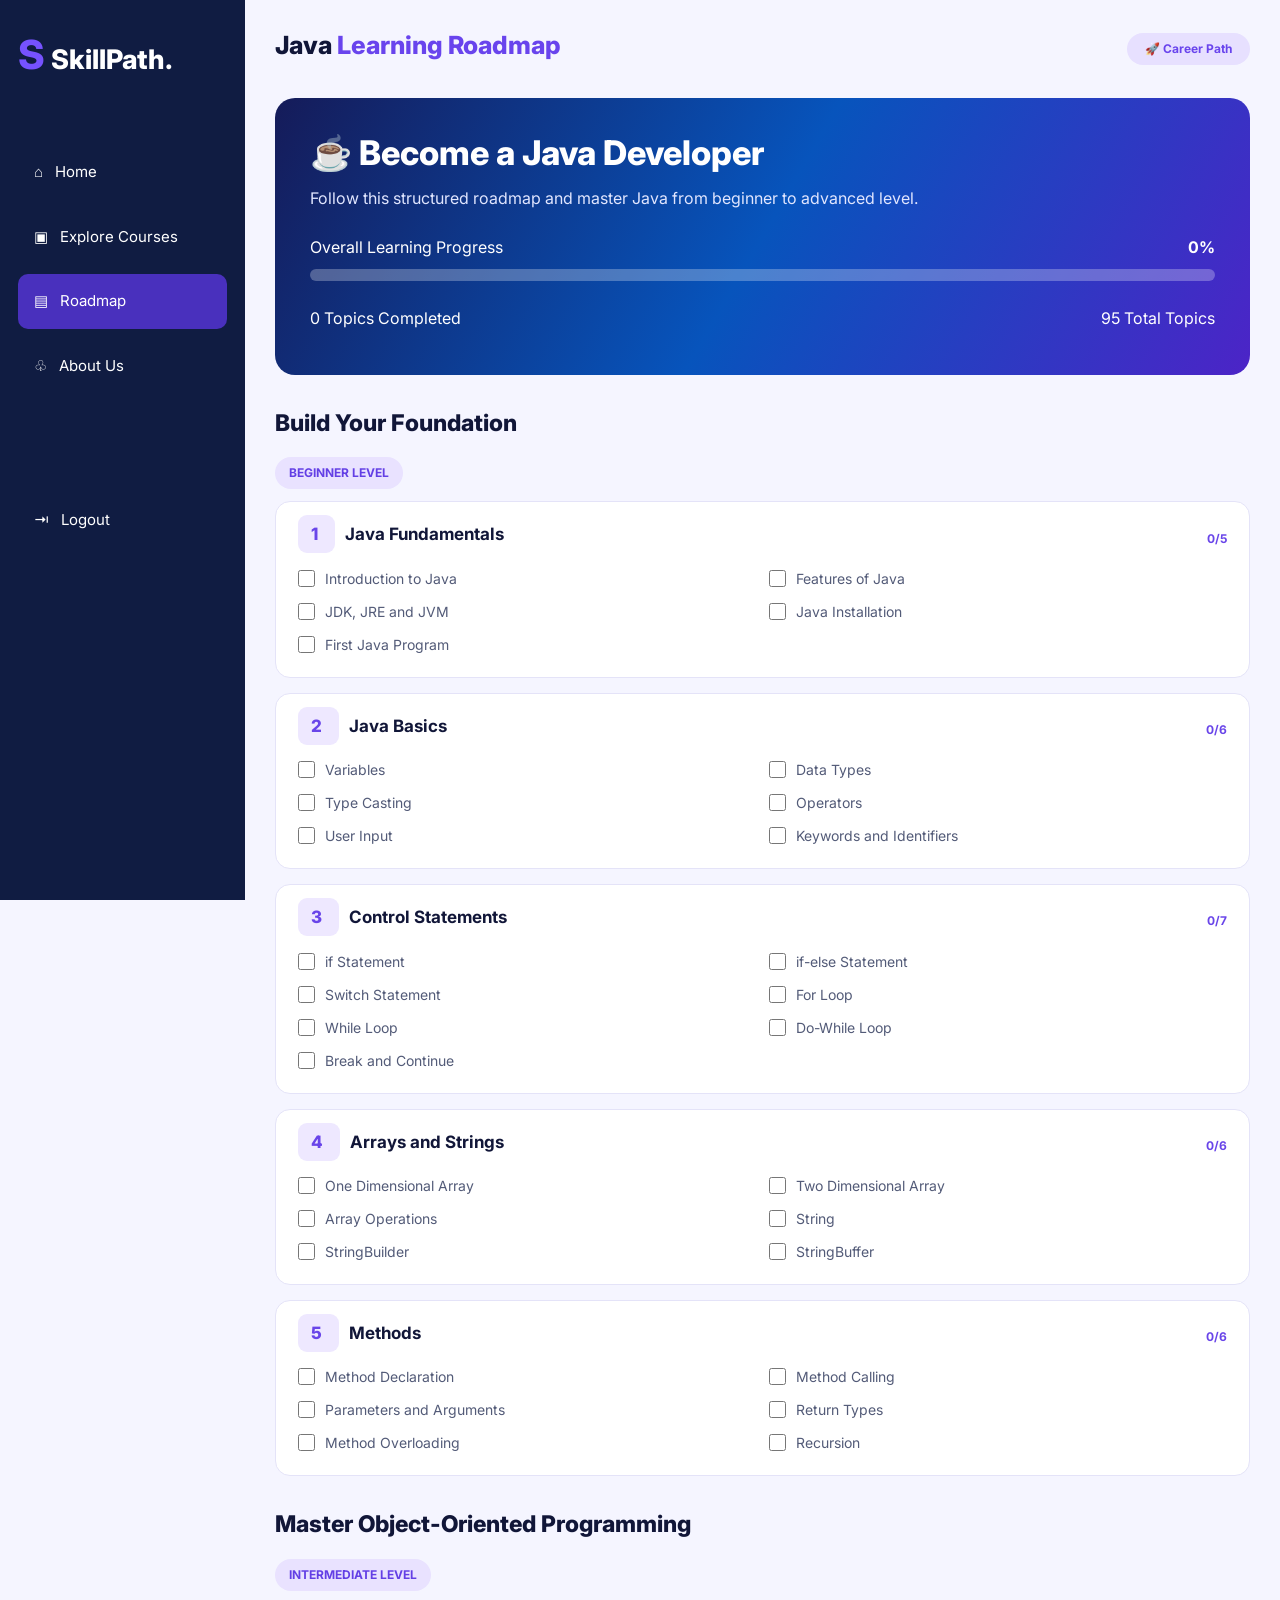
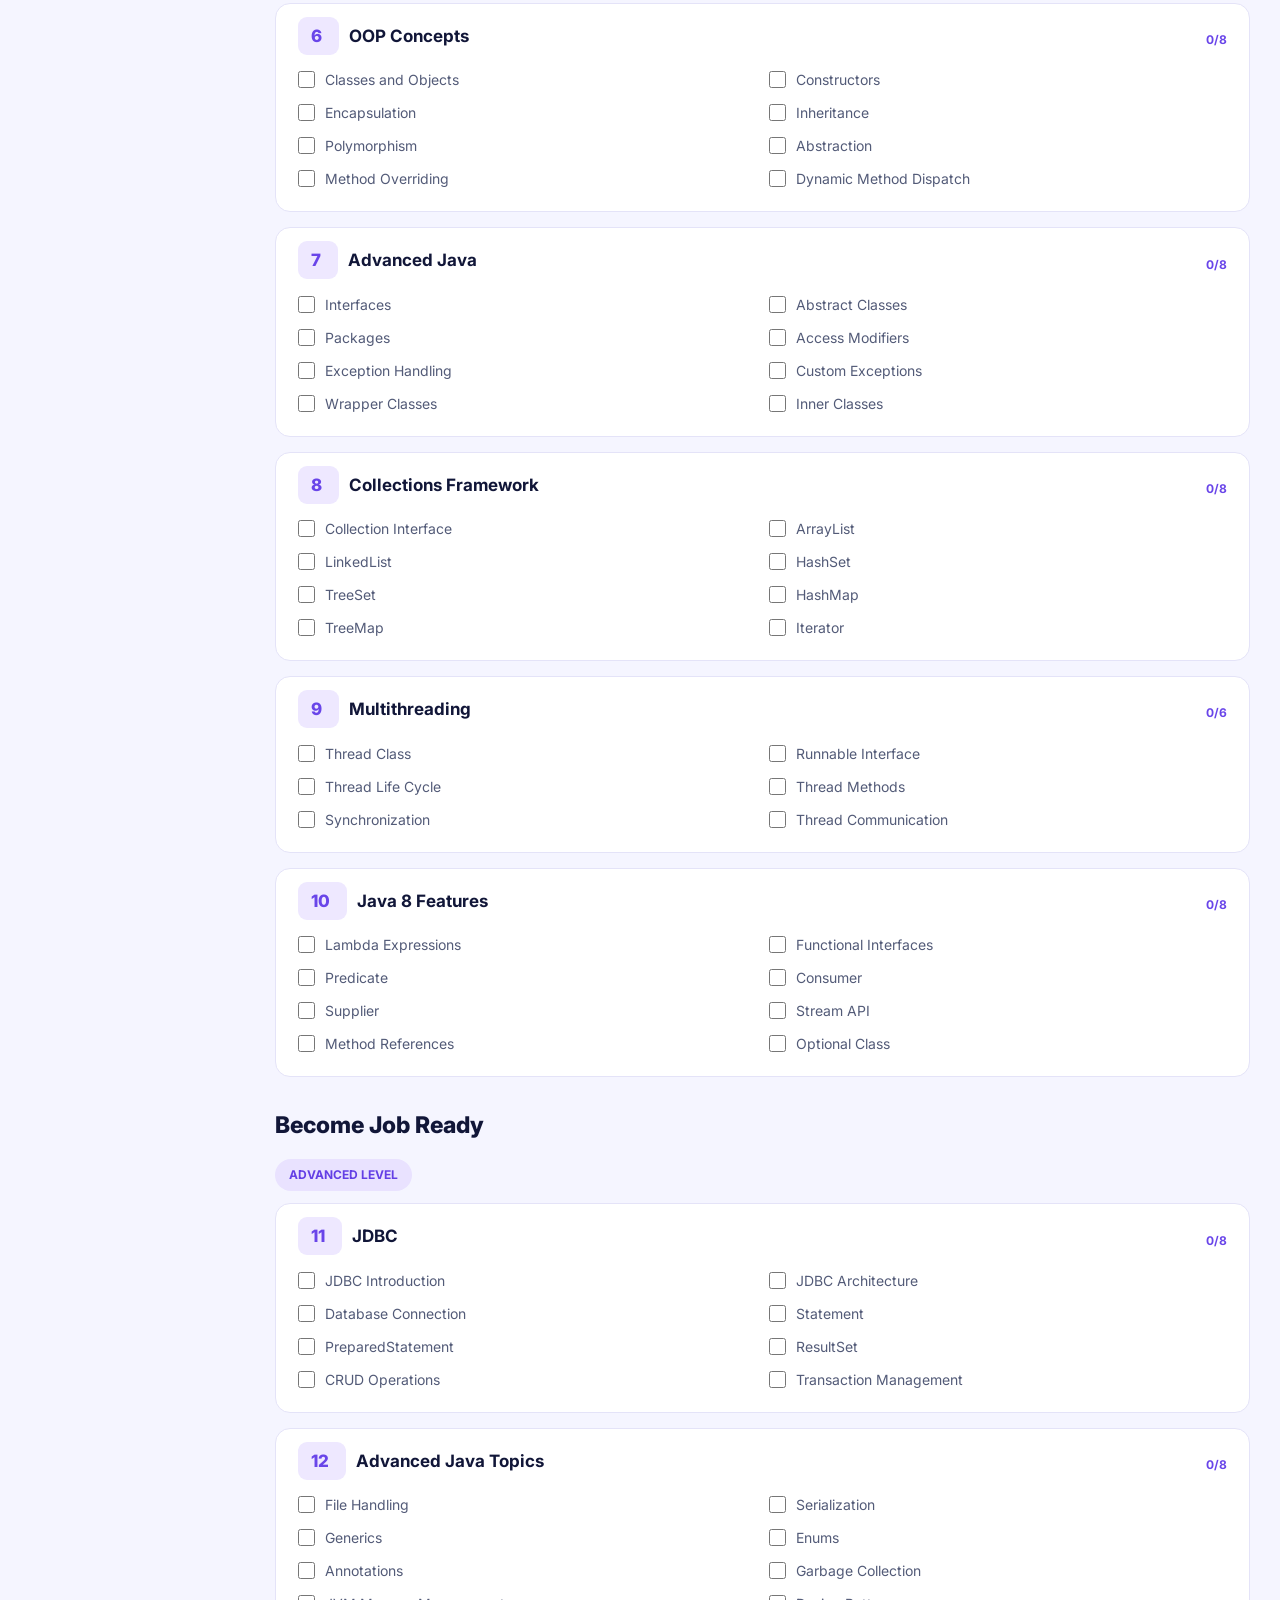
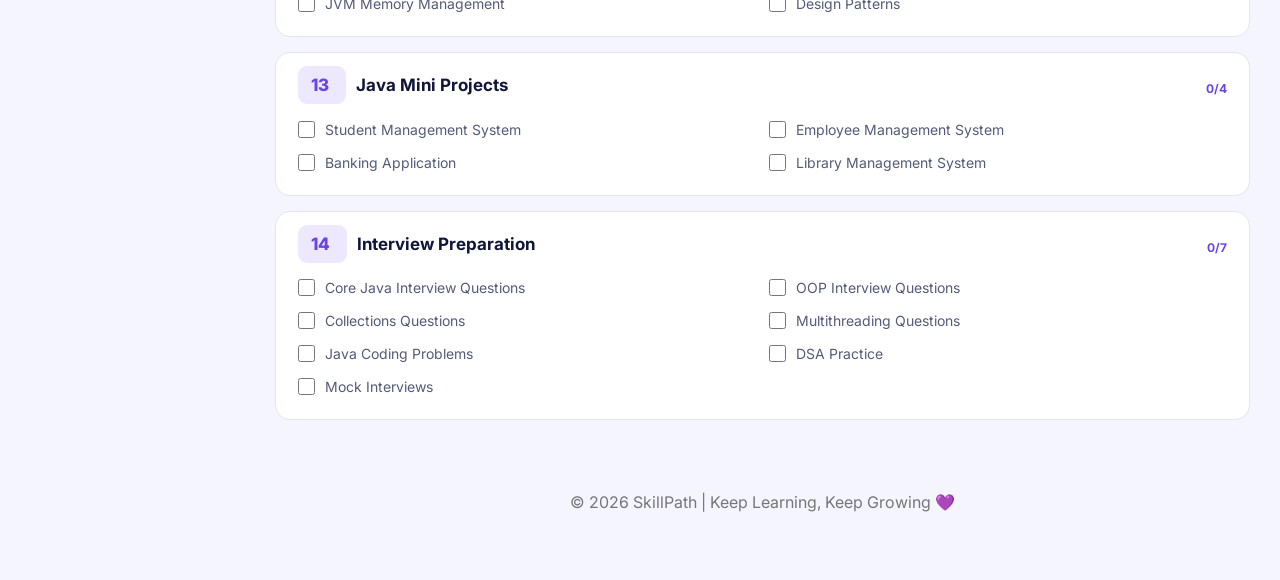
<file: roadmap.html>
<!DOCTYPE html>
<html lang="en">

<head>
    <meta charset="UTF-8">
    <meta name="viewport" content="width=device-width, initial-scale=1.0">

    <title>Java Roadmap | SkillPath</title>

    <link href="https://cdn.jsdelivr.net/npm/bootstrap@5.3.3/dist/css/bootstrap.min.css"
        rel="stylesheet">

    <link href="https://fonts.googleapis.com/css2?family=Inter:wght@400;500;600;700;800&display=swap"
        rel="stylesheet">

    <style>

        * {
            margin: 0;
            padding: 0;
            box-sizing: border-box;
        }

        body {
            font-family: 'Inter', sans-serif;
            background: #f5f5ff;
            color: #111638;
        }

        /* SIDEBAR */

        .sidebar {
            width: 245px;
            height: 100vh;
            background: #101c42;
            color: white;
            position: fixed;
            top: 0;
            left: 0;
            padding: 25px 18px;
        }

        .logo {
            font-size: 27px;
            font-weight: 800;
            margin-bottom: 60px;
        }

        .logo span {
            color: #7652ff;
            font-size: 40px;
        }

        .sidebar a {
            display: block;
            text-decoration: none;
            color: white;
            padding: 16px;
            margin-bottom: 10px;
            border-radius: 10px;
            font-size: 15px;
        }

        .sidebar a:hover,
        .sidebar a.active {
            background: #4930bd;
        }

        /* MAIN CONTENT */

        .main-content {
            margin-left: 245px;
            padding: 30px;
        }

        /* HEADER */

        .top-header {
            display: flex;
            justify-content: space-between;
            align-items: center;
            margin-bottom: 30px;
        }

        .top-header h2 {
            font-size: 25px;
            font-weight: 800;
        }

        .top-header span {
            color: #6944ed;
        }

        .badge {
            background: #e7e0ff;
            color: #5634d5;
            padding: 10px 18px;
            border-radius: 20px;
        }

        /* HERO */

        .roadmap-hero {
            background: linear-gradient(120deg, #151b59, #0754bc, #4c24c7);
            padding: 35px;
            border-radius: 20px;
            color: white;
            margin-bottom: 30px;
        }

        .roadmap-hero h1 {
            font-size: 34px;
            font-weight: 800;
            margin-bottom: 12px;
        }

        .roadmap-hero p {
            color: #e1e6ff;
        }

        .progress-info {
            display: flex;
            justify-content: space-between;
            margin-top: 25px;
            margin-bottom: 10px;
        }

        .progress {
            height: 12px;
            background: #ffffff45;
            border-radius: 20px;
        }

        .progress-bar {
            background: #13d58a;
            border-radius: 20px;
        }

        /* STAGES */

        .stage-title {
            font-size: 23px;
            font-weight: 800;
            margin: 35px 0 20px;
        }

        .stage-label {
            display: inline-block;
            background: #e9e2ff;
            color: #633fe5;
            padding: 7px 14px;
            border-radius: 20px;
            font-size: 12px;
            font-weight: 700;
            margin-bottom: 12px;
        }

        /* ROADMAP CARDS */

        .roadmap-card {
            background: white;
            border: 1px solid #e4e3f8;
            padding: 22px;
            border-radius: 15px;
            margin-bottom: 15px;
            transition: 0.3s;
        }

        .roadmap-card:hover {
            transform: translateY(-3px);
            box-shadow: 0 8px 25px #30208015;
        }

        .module-header {
            display: flex;
            justify-content: space-between;
            align-items: center;
            margin-bottom: 15px;
        }

        .module-header h5 {
            font-size: 17px;
            font-weight: 700;
        }

        .module-number {
            background: #eee8ff;
            color: #6945e9;
            padding: 9px 13px;
            border-radius: 9px;
            font-weight: 800;
            margin-right: 10px;
        }

        .module-topics {
            display: grid;
            grid-template-columns: repeat(2, 1fr);
            gap: 12px;
        }

        .topic {
            display: flex;
            align-items: center;
            gap: 10px;
            font-size: 14px;
            color: #535b78;
        }

        .topic input {
            width: 17px;
            height: 17px;
            accent-color: #6341ed;
            cursor: pointer;
        }

        .topic.completed span {
            text-decoration: line-through;
            color: #999;
        }

        .module-progress {
            font-size: 12px;
            color: #6945e9;
            font-weight: 700;
        }

        /* FOOTER */

        .footer {
            text-align: center;
            margin-top: 50px;
            padding: 20px;
            color: #777;
        }

        @media(max-width: 850px) {

            .sidebar {
                width: 75px;
                padding: 15px 8px;
            }

            .logo {
                font-size: 0;
                margin-bottom: 35px;
            }

            .logo span {
                font-size: 35px;
            }

            .sidebar a {
                font-size: 0;
                text-align: center;
            }

            .main-content {
                margin-left: 75px;
                padding: 18px;
            }

            .module-topics {
                grid-template-columns: 1fr;
            }

        }

    </style>

</head>

<body>

    <!-- SIDEBAR -->

    <aside class="sidebar">

        <div class="logo">
            <span>S</span> SkillPath.
        </div>

        <a href="index.html">⌂ &nbsp; Home</a>

        <a href="index.html#courses">▣ &nbsp; Explore Courses</a>

        <a href="roadmap.html" class="active">▤ &nbsp; Roadmap</a>

        <a href="index.html#about">♧ &nbsp; About Us</a>

        <a href="index.html" style="margin-top: 100px;">⇥ &nbsp; Logout</a>

    </aside>


    <!-- MAIN CONTENT -->

    <main class="main-content">

        <div class="top-header">

            <h2>Java <span>Learning Roadmap</span></h2>

            <span class="badge">🚀 Career Path</span>

        </div>


        <!-- HERO SECTION -->

        <section class="roadmap-hero">

            <h1>☕ Become a Java Developer</h1>

            <p>
                Follow this structured roadmap and master Java
                from beginner to advanced level.
            </p>

            <div class="progress-info">

                <span>Overall Learning Progress</span>

                <strong id="percentage">0%</strong>

            </div>

            <div class="progress">

                <div class="progress-bar"
                    id="progressBar"
                    style="width: 0%">
                </div>

            </div>

            <div class="progress-info">

                <span id="completedCount">0 Topics Completed</span>

                <span id="totalCount">0 Total Topics</span>

            </div>

        </section>


        <!-- ROADMAP CONTAINER -->

        <div id="roadmapContainer"></div>


        <div class="footer">

            <p>© 2026 SkillPath | Keep Learning, Keep Growing 💜</p>

        </div>

    </main>


    <!-- JAVASCRIPT -->

    <script>

        const roadmap = [

            {
                stage: "BEGINNER LEVEL",
                title: "Build Your Foundation",
                modules: [

                    {
                        name: "Java Fundamentals",
                        topics: [
                            "Introduction to Java",
                            "Features of Java",
                            "JDK, JRE and JVM",
                            "Java Installation",
                            "First Java Program"
                        ]
                    },

                    {
                        name: "Java Basics",
                        topics: [
                            "Variables",
                            "Data Types",
                            "Type Casting",
                            "Operators",
                            "User Input",
                            "Keywords and Identifiers"
                        ]
                    },

                    {
                        name: "Control Statements",
                        topics: [
                            "if Statement",
                            "if-else Statement",
                            "Switch Statement",
                            "For Loop",
                            "While Loop",
                            "Do-While Loop",
                            "Break and Continue"
                        ]
                    },

                    {
                        name: "Arrays and Strings",
                        topics: [
                            "One Dimensional Array",
                            "Two Dimensional Array",
                            "Array Operations",
                            "String",
                            "StringBuilder",
                            "StringBuffer"
                        ]
                    },

                    {
                        name: "Methods",
                        topics: [
                            "Method Declaration",
                            "Method Calling",
                            "Parameters and Arguments",
                            "Return Types",
                            "Method Overloading",
                            "Recursion"
                        ]
                    }

                ]
            },

            {
                stage: "INTERMEDIATE LEVEL",
                title: "Master Object-Oriented Programming",
                modules: [

                    {
                        name: "OOP Concepts",
                        topics: [
                            "Classes and Objects",
                            "Constructors",
                            "Encapsulation",
                            "Inheritance",
                            "Polymorphism",
                            "Abstraction",
                            "Method Overriding",
                            "Dynamic Method Dispatch"
                        ]
                    },

                    {
                        name: "Advanced Java",
                        topics: [
                            "Interfaces",
                            "Abstract Classes",
                            "Packages",
                            "Access Modifiers",
                            "Exception Handling",
                            "Custom Exceptions",
                            "Wrapper Classes",
                            "Inner Classes"
                        ]
                    },

                    {
                        name: "Collections Framework",
                        topics: [
                            "Collection Interface",
                            "ArrayList",
                            "LinkedList",
                            "HashSet",
                            "TreeSet",
                            "HashMap",
                            "TreeMap",
                            "Iterator"
                        ]
                    },

                    {
                        name: "Multithreading",
                        topics: [
                            "Thread Class",
                            "Runnable Interface",
                            "Thread Life Cycle",
                            "Thread Methods",
                            "Synchronization",
                            "Thread Communication"
                        ]
                    },

                    {
                        name: "Java 8 Features",
                        topics: [
                            "Lambda Expressions",
                            "Functional Interfaces",
                            "Predicate",
                            "Consumer",
                            "Supplier",
                            "Stream API",
                            "Method References",
                            "Optional Class"
                        ]
                    }

                ]
            },

            {
                stage: "ADVANCED LEVEL",
                title: "Become Job Ready",
                modules: [

                    {
                        name: "JDBC",
                        topics: [
                            "JDBC Introduction",
                            "JDBC Architecture",
                            "Database Connection",
                            "Statement",
                            "PreparedStatement",
                            "ResultSet",
                            "CRUD Operations",
                            "Transaction Management"
                        ]
                    },

                    {
                        name: "Advanced Java Topics",
                        topics: [
                            "File Handling",
                            "Serialization",
                            "Generics",
                            "Enums",
                            "Annotations",
                            "Garbage Collection",
                            "JVM Memory Management",
                            "Design Patterns"
                        ]
                    },

                    {
                        name: "Java Mini Projects",
                        topics: [
                            "Student Management System",
                            "Employee Management System",
                            "Banking Application",
                            "Library Management System"
                        ]
                    },

                    {
                        name: "Interview Preparation",
                        topics: [
                            "Core Java Interview Questions",
                            "OOP Interview Questions",
                            "Collections Questions",
                            "Multithreading Questions",
                            "Java Coding Problems",
                            "DSA Practice",
                            "Mock Interviews"
                        ]
                    }

                ]
            }

        ];


        const container =
            document.getElementById("roadmapContainer");


        function loadRoadmap() {

            let html = "";
            let moduleNumber = 0;

            roadmap.forEach(stage => {

                html += `
                    <h3 class="stage-title">${stage.title}</h3>
                    <span class="stage-label">${stage.stage}</span>
                `;

                stage.modules.forEach(module => {

                    moduleNumber++;

                    const moduleId = "module-" + moduleNumber;

                    html += `

                        <div class="roadmap-card">

                            <div class="module-header">

                                <h5>
                                    <span class="module-number">
                                        ${moduleNumber}
                                    </span>

                                    ${module.name}

                                </h5>

                                <span class="module-progress"
                                    id="${moduleId}-progress">
                                    0/${module.topics.length}
                                </span>

                            </div>

                            <div class="module-topics">

                    `;

                    module.topics.forEach((topic, index) => {

                        const topicId =
                            moduleId + "-topic-" + index;

                        html += `

                            <label class="topic"
                                id="${topicId}-label">

                                <input
                                    type="checkbox"
                                    class="topic-checkbox"
                                    id="${topicId}"
                                    onchange="updateProgress()">

                                <span>${topic}</span>

                            </label>

                        `;

                    });

                    html += `

                            </div>

                        </div>

                    `;

                });

            });

            container.innerHTML = html;

            loadProgress();

        }


        function updateProgress() {

            const checkboxes =
                document.querySelectorAll(".topic-checkbox");

            let completed = 0;

            checkboxes.forEach(checkbox => {

                if (checkbox.checked) {
                    completed++;
                }

                const label = checkbox.parentElement;

                label.classList.toggle(
                    "completed",
                    checkbox.checked
                );

            });


            const total = checkboxes.length;

            const percentage =
                total === 0 ? 0 :
                Math.round((completed / total) * 100);


            document.getElementById("percentage")
                .textContent = percentage + "%";


            document.getElementById("progressBar")
                .style.width = percentage + "%";


            document.getElementById("completedCount")
                .textContent = completed + " Topics Completed";


            document.getElementById("totalCount")
                .textContent = total + " Total Topics";


            // UPDATE EACH MODULE PROGRESS

            const cards =
                document.querySelectorAll(".roadmap-card");

            cards.forEach(card => {

                const inputs =
                    card.querySelectorAll(".topic-checkbox");

                const done =
                    card.querySelectorAll(
                        ".topic-checkbox:checked"
                    ).length;

                card.querySelector(".module-progress")
                    .textContent = done + "/" + inputs.length;

            });


            // SAVE PROGRESS

            const progress = {};

            checkboxes.forEach(checkbox => {

                progress[checkbox.id] = checkbox.checked;

            });

            localStorage.setItem(
                "javaRoadmapProgress",
                JSON.stringify(progress)
            );

        }


        function loadProgress() {

            const savedProgress = JSON.parse(
                localStorage.getItem("javaRoadmapProgress") || "{}"
            );

            const checkboxes =
                document.querySelectorAll(".topic-checkbox");

            checkboxes.forEach(checkbox => {

                checkbox.checked =
                    savedProgress[checkbox.id] === true;

            });

            updateProgress();

        }


        // INITIALIZE

        loadRoadmap();

    </script>

</body>

</html>
</file>
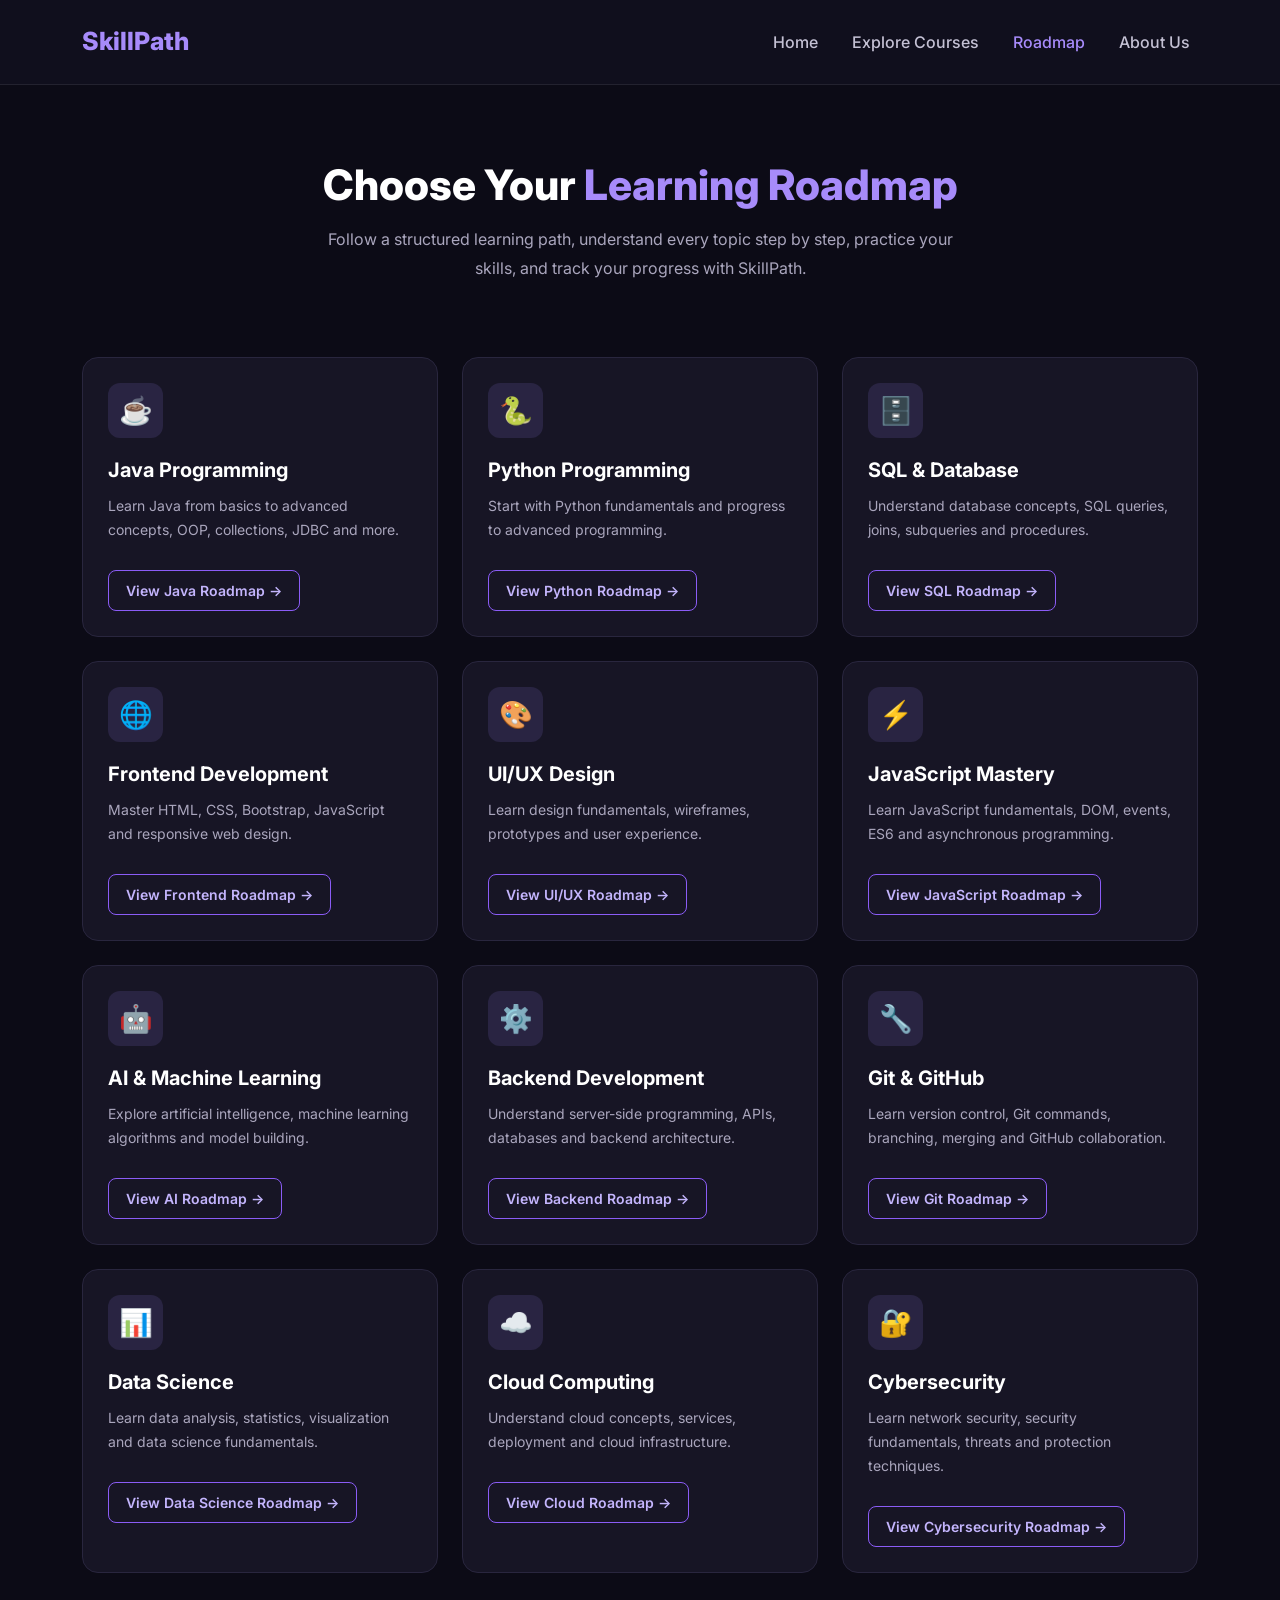
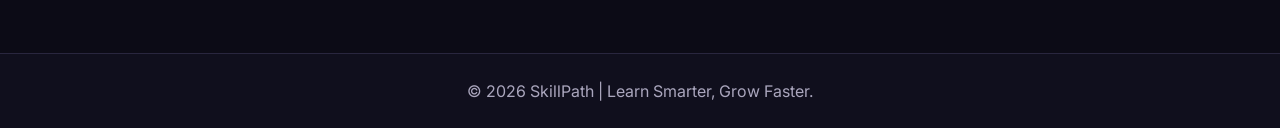
<file: roadmaps.html>
<!DOCTYPE html>
<html lang="en">

<head>
    <meta charset="UTF-8">
    <meta name="viewport" content="width=device-width, initial-scale=1.0">

    <title>SkillPath | Course Roadmaps</title>

    <!-- Google Fonts -->
    <link rel="preconnect" href="https://fonts.googleapis.com">
    <link rel="preconnect" href="https://fonts.gstatic.com" crossorigin>
    <link href="https://fonts.googleapis.com/css2?family=Inter:wght@400;500;600;700;800&display=swap"
        rel="stylesheet">

    <!-- Bootstrap -->
    <link href="https://cdn.jsdelivr.net/npm/bootstrap@5.3.3/dist/css/bootstrap.min.css"
        rel="stylesheet">

    <style>

        * {
            margin: 0;
            padding: 0;
            box-sizing: border-box;
        }

        body {
            font-family: 'Inter', sans-serif;
            background: #0c0b16;
            color: white;
        }

        /* NAVBAR */

        .skill-navbar {
            background: #100f1d;
            border-bottom: 1px solid rgba(255, 255, 255, 0.08);
            padding: 18px 0;
        }

        .navbar-brand {
            color: #a78bfa !important;
            font-size: 25px;
            font-weight: 800;
        }

        .nav-link {
            color: #c4c1d4 !important;
            margin-left: 18px;
            font-weight: 500;
        }

        .nav-link:hover,
        .nav-link.active {
            color: #a78bfa !important;
        }

        /* HERO */

        .roadmap-hero {
            text-align: center;
            padding: 75px 20px 45px;
        }

        .roadmap-hero h1 {
            font-size: 42px;
            font-weight: 800;
            margin-bottom: 15px;
        }

        .roadmap-hero h1 span {
            color: #a78bfa;
        }

        .roadmap-hero p {
            color: #aaa6bd;
            font-size: 16px;
            max-width: 650px;
            margin: auto;
            line-height: 1.8;
        }

        /* ROADMAP CARDS */

        .roadmap-section {
            padding: 30px 0 80px;
        }

        .roadmap-card {
            background: #171525;
            border: 1px solid #29263e;
            border-radius: 16px;
            padding: 25px;
            height: 100%;
            transition: 0.3s ease;
        }

        .roadmap-card:hover {
            transform: translateY(-7px);
            border-color: #a78bfa;
            box-shadow: 0 10px 30px rgba(167, 139, 250, 0.12);
        }

        .roadmap-icon {
            width: 55px;
            height: 55px;
            display: flex;
            align-items: center;
            justify-content: center;
            border-radius: 12px;
            background: #292442;
            font-size: 27px;
            margin-bottom: 20px;
        }

        .roadmap-card h5 {
            font-weight: 700;
            margin-bottom: 12px;
        }

        .roadmap-card p {
            color: #aaa6bd;
            font-size: 14px;
            line-height: 1.7;
            min-height: 48px;
        }

        .roadmap-btn {
            display: inline-block;
            text-decoration: none;
            color: #c4b5fd;
            border: 1px solid #8b5cf6;
            padding: 9px 17px;
            border-radius: 8px;
            font-size: 14px;
            font-weight: 600;
            margin-top: 12px;
            transition: 0.3s;
        }

        .roadmap-btn:hover {
            background: #8b5cf6;
            color: white;
        }

        /* FOOTER */

        footer {
            background: #100f1d;
            border-top: 1px solid #29263e;
            padding: 25px;
            text-align: center;
            color: #aaa6bd;
        }

        /* RESPONSIVE */

        @media(max-width: 768px) {

            .roadmap-hero h1 {
                font-size: 30px;
            }

            .nav-link {
                margin-left: 0;
            }

        }

    </style>

</head>

<body>

    <!-- NAVBAR -->

    <nav class="navbar navbar-expand-lg skill-navbar">

        <div class="container">

            <a class="navbar-brand" href="index.html">SkillPath</a>

            <button class="navbar-toggler bg-light" type="button"
                data-bs-toggle="collapse" data-bs-target="#navbarMenu">

                <span class="navbar-toggler-icon"></span>

            </button>

            <div class="collapse navbar-collapse" id="navbarMenu">

                <ul class="navbar-nav ms-auto">

                    <li class="nav-item">
                        <a class="nav-link" href="index.html">Home</a>
                    </li>

                    <li class="nav-item">
                        <a class="nav-link" href="index.html#courses">Explore Courses</a>
                    </li>

                    <li class="nav-item">
                        <a class="nav-link active" href="roadmaps.html">Roadmap</a>
                    </li>

                    <li class="nav-item">
                        <a class="nav-link" href="index.html#about">About Us</a>
                    </li>

                </ul>

            </div>

        </div>

    </nav>


    <!-- HERO SECTION -->

    <section class="roadmap-hero">

        <div class="container">

            <h1>Choose Your <span>Learning Roadmap</span></h1>

            <p>
                Follow a structured learning path, understand every topic step by step,
                practice your skills, and track your progress with SkillPath.
            </p>

        </div>

    </section>


    <!-- ROADMAP CARDS -->

    <section class="roadmap-section">

        <div class="container">

            <div class="row g-4">

                <!-- JAVA -->

                <div class="col-lg-4 col-md-6">

                    <div class="roadmap-card">

                        <div class="roadmap-icon">☕</div>

                        <h5>Java Programming</h5>

                        <p>
                            Learn Java from basics to advanced concepts,
                            OOP, collections, JDBC and more.
                        </p>

                        <a href="roadmap-java.html" class="roadmap-btn">
                            View Java Roadmap →
                        </a>

                    </div>

                </div>


                <!-- PYTHON -->

                <div class="col-lg-4 col-md-6">

                    <div class="roadmap-card">

                        <div class="roadmap-icon">🐍</div>

                        <h5>Python Programming</h5>

                        <p>
                            Start with Python fundamentals and progress
                            to advanced programming.
                        </p>

                        <a href="roadmap-python.html" class="roadmap-btn">
                            View Python Roadmap →
                        </a>

                    </div>

                </div>


                <!-- SQL -->

                <div class="col-lg-4 col-md-6">

                    <div class="roadmap-card">

                        <div class="roadmap-icon">🗄️</div>

                        <h5>SQL & Database</h5>

                        <p>
                            Understand database concepts, SQL queries,
                            joins, subqueries and procedures.
                        </p>

                        <a href="roadmap-sql.html" class="roadmap-btn">
                            View SQL Roadmap →
                        </a>

                    </div>

                </div>


                <!-- FRONTEND -->

                <div class="col-lg-4 col-md-6">

                    <div class="roadmap-card">

                        <div class="roadmap-icon">🌐</div>

                        <h5>Frontend Development</h5>

                        <p>
                            Master HTML, CSS, Bootstrap, JavaScript
                            and responsive web design.
                        </p>

                        <a href="roadmap-frontend.html" class="roadmap-btn">
                            View Frontend Roadmap →
                        </a>

                    </div>

                </div>


                <!-- UI UX -->

                <div class="col-lg-4 col-md-6">

                    <div class="roadmap-card">

                        <div class="roadmap-icon">🎨</div>

                        <h5>UI/UX Design</h5>

                        <p>
                            Learn design fundamentals, wireframes,
                            prototypes and user experience.
                        </p>

                        <a href="roadmap-uiux.html" class="roadmap-btn">
                            View UI/UX Roadmap →
                        </a>

                    </div>

                </div>


                <!-- JAVASCRIPT -->

                <div class="col-lg-4 col-md-6">

                    <div class="roadmap-card">

                        <div class="roadmap-icon">⚡</div>

                        <h5>JavaScript Mastery</h5>

                        <p>
                            Learn JavaScript fundamentals, DOM, events,
                            ES6 and asynchronous programming.
                        </p>

                        <a href="roadmap-javascript.html" class="roadmap-btn">
                            View JavaScript Roadmap →
                        </a>

                    </div>

                </div>


                <!-- AI ML -->

                <div class="col-lg-4 col-md-6">

                    <div class="roadmap-card">

                        <div class="roadmap-icon">🤖</div>

                        <h5>AI & Machine Learning</h5>

                        <p>
                            Explore artificial intelligence,
                            machine learning algorithms and model building.
                        </p>

                        <a href="roadmap-ai.html" class="roadmap-btn">
                            View AI Roadmap →
                        </a>

                    </div>

                </div>


                <!-- BACKEND -->

                <div class="col-lg-4 col-md-6">

                    <div class="roadmap-card">

                        <div class="roadmap-icon">⚙️</div>

                        <h5>Backend Development</h5>

                        <p>
                            Understand server-side programming,
                            APIs, databases and backend architecture.
                        </p>

                        <a href="roadmap-backend.html" class="roadmap-btn">
                            View Backend Roadmap →
                        </a>

                    </div>

                </div>


                <!-- GIT -->

                <div class="col-lg-4 col-md-6">

                    <div class="roadmap-card">

                        <div class="roadmap-icon">🔧</div>

                        <h5>Git & GitHub</h5>

                        <p>
                            Learn version control, Git commands,
                            branching, merging and GitHub collaboration.
                        </p>

                        <a href="roadmap-git.html" class="roadmap-btn">
                            View Git Roadmap →
                        </a>

                    </div>

                </div>


                <!-- DATA SCIENCE -->

                <div class="col-lg-4 col-md-6">

                    <div class="roadmap-card">

                        <div class="roadmap-icon">📊</div>

                        <h5>Data Science</h5>

                        <p>
                            Learn data analysis, statistics,
                            visualization and data science fundamentals.
                        </p>

                        <a href="roadmap-datascience.html" class="roadmap-btn">
                            View Data Science Roadmap →
                        </a>

                    </div>

                </div>


                <!-- CLOUD -->

                <div class="col-lg-4 col-md-6">

                    <div class="roadmap-card">

                        <div class="roadmap-icon">☁️</div>

                        <h5>Cloud Computing</h5>

                        <p>
                            Understand cloud concepts, services,
                            deployment and cloud infrastructure.
                        </p>

                        <a href="roadmap-cloud.html" class="roadmap-btn">
                            View Cloud Roadmap →
                        </a>

                    </div>

                </div>


                <!-- CYBERSECURITY -->

                <div class="col-lg-4 col-md-6">

                    <div class="roadmap-card">

                        <div class="roadmap-icon">🔐</div>

                        <h5>Cybersecurity</h5>

                        <p>
                            Learn network security, security fundamentals,
                            threats and protection techniques.
                        </p>

                        <a href="roadmap-cybersecurity.html" class="roadmap-btn">
                            View Cybersecurity Roadmap →
                        </a>

                    </div>

                </div>

            </div>

        </div>

    </section>


    <!-- FOOTER -->

    <footer>

        <p class="mb-0">
            © 2026 SkillPath | Learn Smarter, Grow Faster.
        </p>

    </footer>


    <!-- BOOTSTRAP JS -->

    <script src="https://cdn.jsdelivr.net/npm/bootstrap@5.3.3/dist/js/bootstrap.bundle.min.js"></script>

</body>

</html>
</file>
<file: style.css>
/* =========================
   GLOBAL STYLES
========================= */

* {
    margin: 0;
    padding: 0;
    box-sizing: border-box;
}

body {
    font-family: 'Inter', sans-serif;
    background: #0c0b16;
    color: #ffffff;
}

/* =========================
   NAVBAR
========================= */

.skill-navbar {
    background: #100f1d;
    border-bottom: 1px solid rgba(255, 255, 255, 0.08);
    padding: 18px 0;
}

.skill-logo {
    display: flex;
    align-items: center;
    gap: 9px;
    font-size: 25px;
    font-weight: 800;
    color: #ffffff;
    letter-spacing: -1px;
}

.skill-logo:hover {
    color: #ffffff;
}

.logo-icon {
    width: 38px;
    height: 38px;
    background: linear-gradient(135deg, #a78bfa, #7045db);
    border-radius: 11px;
    display: flex;
    justify-content: center;
    align-items: center;
    color: white;
    font-size: 21px;
}

.logo-dot {
    color: #a78bfa;
}

.skill-navbar .nav-link {
    color: #aaa6bc;
    font-size: 13px;
    font-weight: 500;
    margin: 0 10px;
    transition: 0.3s;
}

.skill-navbar .nav-link:hover,
.skill-navbar .nav-link.active {
    color: #a78bfa;
}

.nav-buttons {
    display: flex;
    align-items: center;
    gap: 20px;
}

.login-btn {
    color: #d0cce0;
    text-decoration: none;
    font-size: 13px;
    font-weight: 600;
}

.login-btn:hover {
    color: #a78bfa;
}

.signup-btn {
    text-decoration: none;
    background: linear-gradient(135deg, #9b7af7, #7149d5);
    color: white;
    padding: 11px 19px;
    border-radius: 8px;
    font-size: 12px;
    font-weight: 700;
    transition: 0.3s;
}

.signup-btn:hover {
    color: white;
    transform: translateY(-2px);
    box-shadow: 0 5px 20px #8865f755;
}

.signup-btn span {
    margin-left: 5px;
}

.custom-toggler {
    border: 1px solid #8272b5;
}

.custom-toggler .navbar-toggler-icon {
    filter: invert(1);
}

/* =========================
   HERO SECTION
========================= */

.hero-section {
    min-height: 620px;
    padding: 100px 0 90px;
    position: relative;
    overflow: hidden;
    background:
        radial-gradient(
            ellipse at 85% 45%,
            rgba(116, 74, 221, 0.16),
            transparent 42%
        ),
        #0c0b16;
}

.hero-badge {
    display: inline-flex;
    align-items: center;
    gap: 9px;
    background: rgba(153, 124, 255, 0.09);
    border: 1px solid rgba(153, 124, 255, 0.25);
    color: #b6a1ff;
    padding: 9px 14px;
    border-radius: 30px;
    font-size: 9px;
    letter-spacing: 1px;
    font-weight: 700;
    margin-bottom: 25px;
}

.badge-dot {
    width: 7px;
    height: 7px;
    background: #8bdbac;
    border-radius: 50%;
    box-shadow: 0 0 10px #8bdbac;
}

.hero-content h1 {
    font-size: clamp(42px, 5.5vw, 68px);
    font-weight: 800;
    font-family: 'Inter', sans-serif;
    letter-spacing: -3px;
    line-height: 1.13;
    color: #ffffff;
    margin-bottom: 22px;
}

.hero-content h1 span {
    display: block;
    background: linear-gradient(
        90deg,
        #b39aff,
        #7d91ff,
        #c18aff
    );
    background-clip: text;
    -webkit-background-clip: text;
    color: transparent;
}

.hero-description {
    color: #aaa6bd;
    font-size: 14px;
    line-height: 1.9;
    max-width: 490px;
    margin-bottom: 30px;
}

.hero-buttons {
    display: flex;
    align-items: center;
    gap: 15px;
    flex-wrap: wrap;
}

.hero-primary-btn {
    background: linear-gradient(120deg, #a48aff, #714cdd);
    color: white;
    padding: 15px 22px;
    border-radius: 9px;
    text-decoration: none;
    font-size: 12px;
    font-weight: 700;
    transition: 0.3s;
}

.hero-primary-btn:hover {
    color: white;
    transform: translateY(-4px);
    box-shadow: 0 10px 25px #9870ff50;
}

.hero-primary-btn span {
    margin-left: 10px;
}

.hero-secondary-btn {
    color: #e0dcec;
    text-decoration: none;
    font-size: 12px;
    font-weight: 600;
    display: flex;
    align-items: center;
    gap: 10px;
}

.hero-secondary-btn:hover {
    color: #ae95ff;
}

.play-icon {
    width: 36px;
    height: 36px;
    display: grid;
    place-items: center;
    background: #ffffff12;
    border: 1px solid #ffffff20;
    border-radius: 50%;
    font-size: 11px;
}

/* HERO STATISTICS */

.hero-stats {
    display: flex;
    gap: 43px;
    margin-top: 55px;
}

.hero-stat h3 {
    font-size: 27px;
    font-weight: 800;
    margin-bottom: 3px;
}

.hero-stat h3 span {
    color: #a58aff;
}

.hero-stat p {
    font-size: 10px;
    color: #89859c;
    margin: 0;
}

/* HERO RIGHT VISUAL */

.hero-visual {
    position: relative;
    min-height: 450px;
    display: flex;
    justify-content: center;
    align-items: center;
}

.hero-glow {
    position: absolute;
    width: 340px;
    height: 340px;
    background: #7954e8;
    filter: blur(130px);
    opacity: 0.22;
    border-radius: 50%;
}

/* DASHBOARD CARD */

.floating-card {
    position: relative;
    z-index: 2;
    width: 390px;
    max-width: 100%;
    background: rgba(28, 25, 47, 0.95);
    border: 1px solid rgba(181, 158, 255, 0.2);
    border-radius: 20px;
    padding: 23px;
    box-shadow: 0 25px 70px #00000055;
    animation: floatCard 5s ease-in-out infinite;
}

.floating-top {
    display: flex;
    justify-content: space-between;
    align-items: center;
    color: #9c96b2;
    font-size: 8px;
    letter-spacing: 1.4px;
    font-weight: 700;
}

.online-dot {
    height: 8px;
    width: 8px;
    background: #58d8a4;
    border-radius: 50%;
    box-shadow: 0 0 10px #58d8a4;
}

.floating-heading {
    margin-top: 25px;
}

.floating-heading h4 {
    font-size: 19px;
    font-weight: 700;
}

.floating-heading p {
    font-size: 10px;
    color: #9c96ae;
}

/* PROGRESS */

.learning-progress {
    margin: 25px 0;
    background: #ffffff08;
    padding: 15px;
    border-radius: 11px;
}

.progress-info {
    display: flex;
    justify-content: space-between;
    font-size: 10px;
    margin-bottom: 12px;
}

.progress-info span {
    color: #aaa5bb;
}

.progress-info strong {
    color: #b49cff;
}

.custom-progress {
    height: 6px;
    background: #ffffff17;
    border-radius: 10px;
    overflow: hidden;
}

.custom-progress-fill {
    height: 100%;
    width: 75%;
    background: linear-gradient(90deg, #9c79ff, #718aff);
    border-radius: 10px;
}

/* FLOATING COURSES */

.floating-courses {
    display: flex;
    flex-direction: column;
    gap: 12px;
}

.floating-course {
    display: flex;
    align-items: center;
    gap: 12px;
    padding: 12px;
    background: #ffffff07;
    border: 1px solid #ffffff09;
    border-radius: 10px;
}

.mini-icon {
    width: 37px;
    height: 37px;
    display: grid;
    place-items: center;
    border-radius: 9px;
    font-size: 11px;
    font-weight: 800;
}

.purple-icon {
    background: #9475ff25;
    color: #b49cff;
}

.blue-icon {
    background: #579aff25;
    color: #80b5ff;
}

.green-icon {
    background: #4cdb9a25;
    color: #69dca7;
}

.floating-course h6 {
    font-size: 10px;
    font-weight: 700;
    margin-bottom: 4px;
}

.floating-course p {
    font-size: 8px;
    color: #9791a9;
    margin: 0;
}

.course-check {
    margin-left: auto;
    color: #62d9a6;
    font-size: 16px;
}

.course-arrow {
    margin-left: auto;
    color: #a991ff;
}

.floating-footer {
    border-top: 1px solid #ffffff10;
    margin-top: 18px;
    padding-top: 14px;
    color: #a99bdb;
    font-size: 9px;
}

/* AI FLOATING CARD */

.ai-floating-card {
    position: absolute;
    z-index: 3;
    bottom: 30px;
    left: -5px;
    display: flex;
    align-items: center;
    gap: 11px;
    padding: 13px 16px;
    background: #25203b;
    border: 1px solid #a58aff40;
    border-radius: 12px;
    box-shadow: 0 10px 35px #00000040;
    animation: floatAI 4s ease-in-out infinite;
}

.ai-floating-icon {
    width: 35px;
    height: 35px;
    background: linear-gradient(135deg, #a78bfa, #7148d9);
    display: grid;
    place-items: center;
    border-radius: 10px;
}

.ai-floating-card h6 {
    font-size: 10px;
    font-weight: 700;
    margin: 0 0 4px;
}

.ai-floating-card p {
    font-size: 8px;
    color: #aaa4bc;
    margin: 0;
}

.ai-status {
    width: 7px;
    height: 7px;
    background: #5ee0ad;
    border-radius: 50%;
    margin-left: 5px;
}

/* ANIMATIONS */

@keyframes floatCard {
    0%, 100% {
        transform: translateY(0);
    }

    50% {
        transform: translateY(-10px);
    }
}

@keyframes floatAI {
    0%, 100% {
        transform: translateY(0);
    }

    50% {
        transform: translateY(-8px);
    }
}

/* =========================
   FEATURES SECTION
========================= */

.features-section {
    padding: 90px 0;
    background: #100f1d;
    border-top: 1px solid #ffffff0b;
    border-bottom: 1px solid #ffffff0b;
}

.features-heading {
    margin-bottom: 50px;
}

.section-tag {
    color: #a78bfa;
    font-size: 10px;
    font-weight: 700;
    letter-spacing: 2px;
}

.features-heading h2 {
    font-size: 38px;
    font-weight: 800;
    margin: 16px 0;
    letter-spacing: -1.5px;
}

.features-heading h2 span {
    color: #a78bfa;
}

.features-heading p {
    color: #9994ab;
    font-size: 13px;
}

/* FEATURE CARDS */

.feature-card {
    height: 100%;
    background: #191727;
    border: 1px solid #ffffff0d;
    padding: 30px;
    border-radius: 15px;
    transition: 0.3s;
}

.feature-card:hover {
    transform: translateY(-8px);
    border-color: #a78bfa65;
    box-shadow: 0 15px 35px #00000030;
}

.feature-icon {
    height: 50px;
    width: 50px;
    border-radius: 13px;
    display: grid;
    place-items: center;
    font-size: 24px;
    margin-bottom: 25px;
}

.purple-feature {
    color: #b49cff;
    background: #9675ff20;
}

.blue-feature {
    color: #79b2ff;
    background: #579aff20;
}

.green-feature {
    color: #65dba5;
    background: #4cdb9a20;
}

.feature-card h4 {
    font-size: 17px;
    font-weight: 700;
    margin-bottom: 13px;
}

.feature-card p {
    color: #9994ab;
    font-size: 12px;
    line-height: 1.9;
    margin-bottom: 23px;
}

.feature-card a {
    color: #b49cff;
    text-decoration: none;
    font-size: 11px;
    font-weight: 700;
}

.feature-card a:hover {
    color: white;
}

/* =========================
   COURSES SECTION
========================= */

.courses-section {
    padding: 90px 0;
    background: #0c0b16;
}

.courses-heading {
    display: flex;
    justify-content: space-between;
    align-items: end;
    margin-bottom: 38px;
    gap: 20px;
}

.courses-heading h2 {
    font-size: 36px;
    font-weight: 800;
    letter-spacing: -1.5px;
    margin: 14px 0;
}

.courses-heading h2 span {
    color: #a78bfa;
}

.courses-heading p {
    font-size: 12px;
    color: #9994ab;
}

.course-total {
    color: #b49cff;
    font-size: 10px;
    letter-spacing: 1px;
    font-weight: 700;
    white-space: nowrap;
}

/* COURSE SEARCH AND FILTER */

.course-toolbar {
    display: flex;
    gap: 15px;
    margin-bottom: 35px;
}

.course-search,
.course-filter {
    padding: 13px 16px;
    background: #191727;
    color: #ffffff;
    border: 1px solid #ffffff20;
    border-radius: 8px;
    outline: none;
    font-size: 12px;
}

.course-search {
    flex: 1;
}

.course-search::placeholder {
    color: #9994ab;
}

.course-search:focus,
.course-filter:focus {
    border-color: #a78bfa;
    box-shadow: 0 0 0 2px #a78bfa20;
}

.course-filter option {
    background: #191727;
    color: white;
}

/* COURSE CARD */

.course-card {
    height: 100%;
    background: #191727;
    border: 1px solid #ffffff10;
    border-radius: 14px;
    overflow: hidden;
    transition: all 0.3s ease;
}

.course-card:hover {
    transform: translateY(-7px);
    border-color: #a78bfa70;
    box-shadow: 0 15px 35px #00000040;
}

/* COURSE COVER */

.course-cover {
    height: 155px;
    position: relative;
    display: flex;
    justify-content: center;
    align-items: center;
    overflow: hidden;
}

.course-cover::before {
    content: "";
    position: absolute;
    width: 180px;
    height: 180px;
    border: 1px solid #ffffff20;
    border-radius: 50%;
}

.cover-purple {
    background: linear-gradient(135deg, #33225e, #1d1933);
}

.cover-blue {
    background: linear-gradient(135deg, #1b3c68, #171b32);
}

.cover-green {
    background: linear-gradient(135deg, #174e43, #172a2c);
}

.cover-orange {
    background: linear-gradient(135deg, #70412a, #30202b);
}

.cover-pink {
    background: linear-gradient(135deg, #66365f, #302039);
}

.cover-cyan {
    background: linear-gradient(135deg, #185269, #1c2338);
}

/* COURSE NUMBER */

.course-number {
    position: absolute;
    top: 14px;
    left: 15px;
    font-size: 10px;
    color: #ffffff90;
    font-weight: 700;
}

/* COURSE SYMBOL */

.course-symbol {
    font-size: 42px;
    font-weight: 800;
    color: #ffffff;
    text-shadow: 0 0 25px #ffffff50;
    z-index: 1;
}

/* COURSE LEVEL */

.course-level {
    position: absolute;
    bottom: 12px;
    right: 13px;
    font-size: 8px;
    padding: 6px 10px;
    border-radius: 30px;
    background: #ffffff20;
    color: #ffffff;
    letter-spacing: 1px;
}

/* COURSE CONTENT */

.course-content {
    padding: 21px;
}

.course-category {
    color: #aa91ff;
    font-size: 8px;
    font-weight: 700;
    letter-spacing: 1.2px;
}

.course-content h4 {
    font-size: 16px;
    font-weight: 700;
    margin: 12px 0;
}

.course-content p {
    color: #9994ab;
    font-size: 11px;
    line-height: 1.8;
    min-height: 58px;
}

/* COURSE DETAILS */

.course-info {
    display: flex;
    justify-content: space-between;
    gap: 8px;
    padding: 14px 0;
    border-top: 1px solid #ffffff12;
    border-bottom: 1px solid #ffffff12;
}

.course-info span {
    font-size: 9px;
    color: #aaa5bb;
}

/* EXPLORE BUTTON */

.course-link {
    display: block;
    margin-top: 17px;
    padding: 11px;
    text-align: center;
    border-radius: 7px;
    text-decoration: none;
    color: #b49cff;
    background: #9675ff12;
    border: 1px solid #9675ff25;
    font-size: 10px;
    font-weight: 700;
    transition: all 0.3s ease;
}

.course-link:hover {
    background: #8b6ae7;
    color: white;
}

/* =========================
   FOOTER
========================= */

footer {
    background: #100f1d;
    border-top: 1px solid #ffffff12;
    padding: 35px 0;
    color: #9994ab;
    font-size: 12px;
}

footer a {
    color: #b49cff;
    text-decoration: none;
}

footer a:hover {
    color: white;
}

/* =========================
   RESPONSIVE DESIGN
========================= */

@media (max-width: 991px) {

    .skill-navbar .navbar-nav {
        padding-top: 20px;
    }

    .skill-navbar .nav-link {
        margin: 8px 0;
    }

    .nav-buttons {
        padding: 15px 0;
    }

    .hero-section {
        padding: 70px 0;
    }

    .hero-visual {
        margin-top: 55px;
    }

    .ai-floating-card {
        left: 0;
    }
}

@media (max-width: 576px) {

    .hero-section {
        padding: 55px 0;
    }

    .hero-content h1 {
        font-size: 43px;
        letter-spacing: -2px;
    }

    .hero-stats {
        gap: 22px;
        margin-top: 38px;
    }

    .hero-stat h3 {
        font-size: 22px;
    }

    .hero-visual {
        min-height: 420px;
    }

    .floating-card {
        padding: 17px;
    }

    .ai-floating-card {
        bottom: 0;
        left: 0;
    }

    .features-section,
    .courses-section {
        padding: 65px 0;
    }

    .features-heading h2,
    .courses-heading h2 {
        font-size: 29px;
    }

    .feature-card {
        padding: 23px;
    }

    .courses-heading {
        align-items: flex-start;
        flex-direction: column;
    }

    .course-content {
        padding: 18px;
    }

    .course-toolbar {
        flex-direction: column;
    }

    .course-search,
    .course-filter {
        width: 100%;
    }
}

/* =========================
   COURSE COUNT
========================= */

.course-count {
    margin: 20px 0;
}

.course-count p {
    color: #aaa6bd;
    font-size: 13px;
    font-weight: 600;
}

/* ================= JAVA ROADMAP ================= */

.roadmap-section {
    padding: 90px 0;
    background: #100f1d;
}

.roadmap-stage-card {
    background: #19182b;
    border: 1px solid #302d4c;
    padding: 28px;
    border-radius: 16px;
    height: 100%;
    transition: 0.3s;
}

.roadmap-stage-card:hover {
    transform: translateY(-5px);
    border-color: #8060ff;
}

.roadmap-stage-number {
    color: #9478ff;
    font-size: 28px;
    font-weight: 800;
}

.roadmap-stage-card h4 {
    color: white;
    margin: 18px 0 12px;
}

.roadmap-stage-card p {
    color: #aaa8c2;
    line-height: 1.7;
}

.roadmap-stage-card > span:last-child {
    color: #a58aff;
    font-size: 13px;
}

.roadmap-main-card {
    background: #19182b;
    border: 1px solid #302d4c;
    border-radius: 20px;
    padding: 35px;
}

.roadmap-main-heading {
    display: flex;
    justify-content: space-between;
    align-items: center;
    flex-wrap: wrap;
    gap: 20px;
    margin-bottom: 30px;
}

.roadmap-main-heading h3 {
    color: white;
    font-size: 28px;
    margin-top: 12px;
}

.roadmap-main-heading p {
    color: #aaa8c2;
}

.roadmap-level {
    background: #30265b;
    color: #b7a3ff;
    padding: 10px 15px;
    border-radius: 20px;
    font-size: 11px;
    font-weight: 700;
}

.roadmap-modules {
    display: grid;
    grid-template-columns: repeat(2, 1fr);
    gap: 15px;
}

.roadmap-module {
    display: flex;
    align-items: center;
    gap: 15px;
    padding: 18px;
    background: #222138;
    border: 1px solid #34314e;
    border-radius: 12px;
}

.roadmap-module > span {
    min-width: 40px;
    height: 40px;
    display: grid;
    place-items: center;
    background: #44327f;
    color: #c7b7ff;
    border-radius: 10px;
    font-weight: 800;
}

.roadmap-module h5 {
    color: white;
    font-size: 15px;
    margin-bottom: 6px;
}

.roadmap-module p {
    color: #aaa8c2;
    font-size: 12px;
    margin: 0;
}

.roadmap-action {
    text-align: center;
    margin-top: 35px;
}

.roadmap-start-btn {
    display: inline-block;
    padding: 14px 30px;
    background: linear-gradient(120deg, #6945e9, #9465ff);
    color: white;
    border-radius: 10px;
    text-decoration: none;
    font-weight: 700;
    transition: 0.3s;
}

.roadmap-start-btn:hover {
    color: white;
    transform: translateY(-3px);
    box-shadow: 0 8px 25px #6945e955;
}

.course-roadmap-link {
    display: inline-block;
    margin-top: 12px;
    color: #a58aff;
    text-decoration: none;
    font-size: 13px;
    font-weight: 700;
}

.course-roadmap-link:hover {
    color: #ffffff;
}

@media(max-width: 768px) {

    .roadmap-modules {
        grid-template-columns: 1fr;
    }

    .roadmap-main-card {
        padding: 20px;
    }

}
</file>
<file: course-details.css>
/* GLOBAL */

* {
    margin: 0;
    padding: 0;
    box-sizing: border-box;
}

:root {
    --navy: #101d45;
    --purple: #5638f5;
    --ink: #111638;
    --muted: #66708d;
    --line: #e2e5fa;
    --green: #12b76a;
}

body {
    font-family: 'Inter', sans-serif;
    background: #f3f4fc;
    color: var(--ink);
    min-height: 100vh;
}

a {
    text-decoration: none;
    color: inherit;
}

button {
    font: inherit;
    cursor: pointer;
}


/* SIDEBAR */

.sidebar {
    position: fixed;
    inset: 0 auto 0 0;
    width: 244px;
    background: linear-gradient(180deg, #10204b, #0d1b40);
    color: white;
    padding: 20px 18px;
    display: flex;
    flex-direction: column;
    z-index: 5;
}

.brand {
    display: flex;
    align-items: center;
    gap: 12px;
    font-size: 27px;
    font-weight: 800;
    padding: 0 5px 35px;
    border-bottom: 1px solid #26345e;
}

.brand-mark {
    width: 46px;
    height: 52px;
    border-radius: 15px;
    background: linear-gradient(145deg, #67a2ff, #7139ed);
    display: grid;
    place-items: center;
    font-size: 35px;
}

.brand-dot {
    color: #927bff;
}

.side-nav {
    display: grid;
    gap: 9px;
    padding-top: 20px;
}

.side-nav a,
.logout {
    display: flex;
    align-items: center;
    gap: 17px;
    padding: 13px 12px;
    border-radius: 10px;
    font-size: 15px;
    color: #f3f4ff;
}

.side-nav a:hover,
.logout:hover {
    background: #263477;
}

.side-nav a span {
    font-size: 23px;
    width: 25px;
    text-align: center;
}

.sidebar-promo {
    margin-top: 42px;
    background: linear-gradient(120deg, #3824ba, #4d31cf);
    border-radius: 15px;
    padding: 20px 17px;
    line-height: 1.6;
}

.sidebar-promo p {
    font-size: 14px;
    margin-top: 3px;
}

.logout {
    margin-top: auto;
    border-top: 1px solid #26345e;
    border-radius: 0;
    padding-top: 20px;
}


/* MAIN */

.main {
    margin-left: 244px;
    padding: 0 25px 28px;
    max-width: 1800px;
}


/* TOPBAR */

.topbar {
    height: 92px;
    display: flex;
    align-items: center;
    justify-content: space-between;
    padding: 0 10px;
}

.search-box {
    height: 50px;
    width: min(620px, 70%);
    border: 1px solid #d9dcf6;
    border-radius: 18px;
    background: white;
    display: flex;
    align-items: center;
    gap: 13px;
    padding: 0 20px;
    color: #303b7c;
    font-size: 28px;
}

.search-box input {
    border: 0;
    outline: 0;
    width: 100%;
    font: 500 15px Inter;
    color: var(--ink);
}

.top-actions {
    display: flex;
    align-items: center;
    gap: 35px;
}

.icon-button {
    position: relative;
    border: 0;
    background: none;
    font-size: 25px;
    color: var(--ink);
}

.icon-button i {
    position: absolute;
    top: -5px;
    right: -8px;
    background: #c51627;
    color: #fff;
    font-style: normal;
    font-size: 10px;
    border-radius: 50%;
    padding: 4px 6px;
}

.avatar {
    width: 52px;
    height: 52px;
    border-radius: 50%;
    display: grid;
    place-items: center;
    background: linear-gradient(140deg, #b9c9ff, #4d4bd8);
    color: white;
    font-size: 24px;
    font-weight: 800;
    border: 3px solid white;
}


/* HERO */

.hero {
    min-height: 218px;
    border-radius: 20px;
    padding: 25px 18px 25px 35px;
    background: linear-gradient(115deg, #1d236c, #092b72 58%, #4a27d4);
    color: white;
    display: flex;
    align-items: center;
    gap: 35px;
    position: relative;
    overflow: hidden;
}

.java-symbol {
    font-size: 95px;
    color: white;
    min-width: 150px;
    text-align: center;
}

.hero-copy {
    flex: 1;
    z-index: 1;
}

.eyebrow {
    font-size: 10px;
    letter-spacing: 1.5px;
    font-weight: 800;
    color: #c5c9ff;
}

.hero h1 {
    font-size: clamp(27px, 3vw, 46px);
    margin: 8px 0;
    font-weight: 800;
}

.hero-copy p {
    font-size: 19px;
    color: #e4e9ff;
}


/* PROGRESS */

.hero-progress {
    z-index: 1;
    background: white;
    color: var(--ink);
    border-radius: 16px;
    padding: 15px 22px;
    width: 290px;
    flex-shrink: 0;
}

.hero-progress h3 {
    font-size: 16px;
}

.hero-progress strong {
    font-size: 34px;
    display: block;
    margin: 2px 0 8px;
}

.progress-track {
    height: 11px;
    border-radius: 20px;
    background: #e8edfa;
    overflow: hidden;
}

.progress-track div {
    height: 100%;
    width: 0;
    background: linear-gradient(90deg, #12b76a, #08a65d);
    border-radius: 20px;
    transition: width .3s;
}

.hero-progress p {
    text-align: right;
    font-size: 12px;
    margin: 5px 0 8px;
    font-weight: 700;
}

.reset-button {
    border: 0;
    background: #f0edff;
    color: #4f35db;
    border-radius: 8px;
    padding: 8px 12px;
    font-size: 12px;
    font-weight: 700;
    width: 100%;
}


/* TABS */

.tabs {
    display: flex;
    gap: 3px;
    margin: 25px 0 0;
    border-bottom: 1px solid var(--line);
    overflow-x: auto;
}

.tab {
    border: 0;
    background: #e6e4fa;
    color: #25264f;
    padding: 13px 20px;
    border-radius: 14px 14px 0 0;
    font-weight: 700;
    white-space: nowrap;
}

.tab.active {
    background: var(--purple);
    color: white;
}

.tab span {
    margin-left: 7px;
}

.tab-panel {
    display: none;
    padding-top: 17px;
}

.tab-panel.active {
    display: block;
}


/* SYLLABUS LAYOUT */

.learning-layout {
    display: grid;
    grid-template-columns: minmax(280px, 32%) 1fr;
    gap: 12px;
    align-items: start;
}

.module-card,
.topic-card,
.resource-card,
.wide-card {
    background: white;
    border: 1px solid var(--line);
    border-radius: 16px;
    box-shadow: 0 5px 20px #29306a08;
}

.module-card {
    padding: 18px 16px;
    position: sticky;
    top: 15px;
}

.panel-heading {
    display: flex;
    justify-content: space-between;
    align-items: center;
    gap: 8px;
    margin-bottom: 15px;
}

.panel-heading h2 {
    font-size: 18px;
}

.panel-heading span {
    font-size: 11px;
    color: #6d7393;
    background: #f1f0ff;
    padding: 6px 8px;
    border-radius: 20px;
    white-space: nowrap;
}

.module-list {
    display: grid;
    gap: 2px;
}

.module-item {
    display: flex;
    align-items: center;
    gap: 10px;
    width: 100%;
    padding: 10px 8px;
    border: 0;
    border-bottom: 1px solid #ececf7;
    background: white;
    text-align: left;
    color: var(--ink);
    font-size: 13px;
    font-weight: 600;
}

.module-item.active {
    background: #f0efff;
    color: #4f35db;
    border-radius: 8px;
}

.module-number {
    width: 18px;
    font-weight: 800;
}

.module-name {
    flex: 1;
}

.module-status {
    color: #0eae68;
    font-size: 16px;
}

.module-chevron {
    font-size: 20px;
    color: #7880bc;
}

.download-button {
    display: block;
    margin: 17px auto 0;
    background: var(--purple);
    color: white;
    border: 0;
    border-radius: 10px;
    padding: 12px 17px;
    font-weight: 700;
    font-size: 13px;
}


/* TOPIC DETAILS */

.content-column {
    min-width: 0;
}

.topic-card {
    padding: 20px 22px;
}

.topic-header {
    display: flex;
    justify-content: space-between;
    gap: 15px;
}

.topic-header h2 {
    font-size: 22px;
    margin: 5px 0;
}

.topic-header p {
    font-size: 13px;
    color: #343c60;
    line-height: 1.6;
}

.module-count {
    font-size: 11px;
    color: #5b50d9;
    background: #f0efff;
    border-radius: 20px;
    padding: 7px 10px;
    height: max-content;
    white-space: nowrap;
}

.purple-text {
    color: #6047e9;
}

.topics-title {
    font-size: 15px;
    margin: 13px 0 7px;
}

.topic-list {
    display: grid;
    grid-template-columns: repeat(2, minmax(0, 1fr));
    gap: 5px 15px;
}

.topic-row {
    display: flex;
    align-items: center;
    gap: 9px;
    padding: 7px 5px;
    font-size: 13px;
}

.topic-row input {
    accent-color: #10b76a;
    width: 17px;
    height: 17px;
    cursor: pointer;
}

.topic-row label {
    cursor: pointer;
    line-height: 1.4;
}

.topic-row.done label {
    text-decoration: line-through;
    color: #8b91a8;
}


/* BUTTONS */

.topic-actions {
    display: flex;
    align-items: center;
    gap: 12px;
    flex-wrap: wrap;
    margin-top: 16px;
}

.primary-button,
.outline-button,
.success-button {
    border-radius: 9px;
    padding: 11px 15px;
    font-size: 13px;
    font-weight: 700;
}

.primary-button {
    background: var(--purple);
    color: white;
}

.text-link {
    font-size: 13px;
    color: #3527c4;
    font-weight: 600;
}

.outline-button {
    margin-left: auto;
    border: 1px solid #d9dcf6;
    background: white;
    color: #252e8b;
}

.success-button {
    border: 1px solid #c7f1df;
    background: #edfbf5;
    color: #087e4b;
}


/* RESOURCE CARDS */

.resource-grid {
    display: grid;
    grid-template-columns: 1fr 1fr;
    gap: 10px;
    margin-top: 11px;
}

.resource-card {
    padding: 16px 18px;
    min-width: 0;
}

.resource-card h3 {
    font-size: 17px;
    margin-bottom: 12px;
}

.video-resource {
    display: flex;
    gap: 10px;
    margin: 10px 0;
    align-items: flex-start;
    font-size: 12px;
}

.youtube-icon {
    color: #e62117;
    font-size: 19px;
}

.video-resource a {
    color: #173bb7;
    font-weight: 600;
}

.video-resource small {
    display: block;
    color: #737b99;
    margin-top: 3px;
}

.resource-card ul {
    list-style: none;
}

.resource-card li {
    font-size: 12px;
    line-height: 1.65;
    margin: 7px 0;
}

.resource-card li:before {
    content: "✓";
    color: #10ae68;
    font-weight: 800;
    margin-right: 9px;
}

.small-link {
    display: block;
    margin: 10px 0 0 auto;
    border: 1px solid #d9dcff;
    border-radius: 8px;
    background: #f8f8ff;
    color: #4032ca;
    padding: 8px 12px;
    font-size: 12px;
    font-weight: 700;
}

.lower-grid .resource-card {
    min-height: 110px;
}


/* OTHER TABS */

.wide-card {
    padding: 25px;
}

.wide-card h2 {
    font-size: 25px;
    margin: 7px 0;
}

.muted {
    color: var(--muted);
    font-size: 14px;
    line-height: 1.6;
}

.notes-content {
    margin-top: 20px;
}

.notes-title {
    font-size: 20px;
    margin-bottom: 10px;
}

.note-section {
    padding: 15px 0;
    border-top: 1px solid var(--line);
}

.note-section h3 {
    font-size: 15px;
    margin-bottom: 7px;
}

.note-section p {
    font-size: 14px;
    line-height: 1.7;
    color: #424b6b;
}

.code-box {
    background: #111a38;
    color: #e6eaff;
    border-radius: 10px;
    padding: 15px;
    white-space: pre-wrap;
    font: 13px/1.6 Consolas, monospace;
    margin-top: 9px;
    overflow: auto;
}

.video-grid,
.trick-grid {
    display: grid;
    grid-template-columns: repeat(2, minmax(0, 1fr));
    gap: 13px;
    margin-top: 20px;
}

.video-tile,
.trick-tile {
    border: 1px solid var(--line);
    border-radius: 12px;
    padding: 17px;
    background: #fbfbff;
}

.video-tile h3,
.trick-tile h3 {
    font-size: 15px;
    margin-bottom: 7px;
}

.video-tile p,
.trick-tile p {
    font-size: 13px;
    line-height: 1.6;
    color: var(--muted);
    margin-bottom: 12px;
}

.video-tile a {
    color: #4431d1;
    font-weight: 700;
    font-size: 13px;
}


/* QUIZ */

.quiz-list {
    display: grid;
    gap: 12px;
    margin-top: 20px;
}

.quiz-item {
    border: 1px solid var(--line);
    border-radius: 12px;
    padding: 16px;
}

.quiz-item h3 {
    font-size: 15px;
    margin-bottom: 10px;
}

.reveal-answer {
    border: 0;
    background: #eeeaff;
    color: #4e37d6;
    padding: 8px 12px;
    border-radius: 8px;
    font-weight: 700;
    font-size: 12px;
}

.answer {
    display: none;
    margin-top: 10px;
    color: #087e4b;
    background: #effbf5;
    padding: 10px;
    border-radius: 8px;
    font-size: 13px;
    line-height: 1.6;
}

.answer.show {
    display: block;
}


/* FOOTER */

footer {
    text-align: center;
    color: #8990a8;
    font-size: 12px;
    padding: 25px 0 0;
}


/* RESPONSIVE */

@media(max-width: 1000px) {

    .sidebar {
        width: 205px;
    }

    .main {
        margin-left: 205px;
        padding: 0 17px;
    }

    .hero {
        gap: 15px;
    }

    .java-symbol {
        min-width: 90px;
        font-size: 70px;
    }

    .hero-progress {
        width: 240px;
    }

    .learning-layout {
        grid-template-columns: 1fr;
    }

    .module-card {
        position: static;
    }

    .module-list {
        grid-template-columns: repeat(2, minmax(0, 1fr));
    }

}

@media(max-width: 650px) {

    .sidebar {
        position: relative;
        width: 100%;
        height: auto;
        padding: 12px 15px;
    }

    .brand {
        padding: 0;
        border: 0;
        font-size: 22px;
    }

    .side-nav {
        display: flex;
        overflow: auto;
        padding-top: 12px;
    }

    .side-nav a {
        font-size: 12px;
        white-space: nowrap;
        padding: 8px;
    }

    .sidebar-promo,
    .logout {
        display: none;
    }

    .main {
        margin: 0;
        padding: 0 12px 20px;
    }

    .topbar {
        height: 68px;
        padding: 0;
    }

    .search-box {
        width: 75%;
        height: 43px;
    }

    .top-actions {
        gap: 12px;
    }

    .avatar {
        width: 40px;
        height: 40px;
    }

    .hero {
        padding: 20px;
        display: grid;
        grid-template-columns: 55px 1fr;
    }

    .java-symbol {
        min-width: 0;
        font-size: 55px;
    }

    .hero h1 {
        font-size: 25px;
    }

    .hero-copy p {
        font-size: 14px;
    }

    .hero-progress {
        grid-column: 1 / -1;
        width: 100%;
    }

    .tabs {
        margin-top: 16px;
    }

    .tab {
        padding: 12px 13px;
        font-size: 12px;
    }

    .module-list {
        grid-template-columns: 1fr;
    }

    .topic-card {
        padding: 16px;
    }

    .topic-header h2 {
        font-size: 19px;
    }

    .topic-list,
    .resource-grid,
    .video-grid,
    .trick-grid {
        grid-template-columns: 1fr;
    }

    .outline-button {
        margin-left: 0;
    }

    .wide-card {
        padding: 18px;
    }

}
</file>
<file: roadmap.css>
/* =========================================
   JAVA MOUNTAIN ROADMAP
========================================= */

.java-roadmap-container {
    padding: 28px;
    background: #fff;
    border-radius: 18px;
    overflow: hidden;
}

.roadmap-heading {
    margin-bottom: 25px;
}

.roadmap-heading h2 {
    font-size: 28px;
    color: #24213d;
    margin: 10px 0;
}

.roadmap-heading p {
    color: #77758b;
    font-size: 14px;
}

.roadmap-summary {
    display: grid;
    grid-template-columns: repeat(3, 1fr);
    gap: 15px;
    margin-bottom: 25px;
}

.roadmap-summary div {
    padding: 18px;
    border-radius: 13px;
    background: #f5f2ff;
    display: flex;
    flex-direction: column;
    gap: 6px;
}

.roadmap-summary strong {
    color: #7252e9;
    font-size: 24px;
}

.roadmap-summary span {
    color: #77758b;
    font-size: 12px;
}

/* Mountain area */

.mountain-map {
    position: relative;
    min-height: 850px;
    border-radius: 18px;
    overflow: hidden;
    background: linear-gradient(
        180deg,
        #dff2ff 0%,
        #edf5ff 40%,
        #d9ebd8 100%
    );
}

.mountain-background {
    position: absolute;
    inset: 0;
    overflow: hidden;
}

.mountain-sun {
    position: absolute;
    width: 85px;
    height: 85px;
    border-radius: 50%;
    background: #ffd76a;
    top: 55px;
    right: 100px;
    box-shadow: 0 0 50px rgba(255, 215, 106, .5);
}

.mountain-peak {
    position: absolute;
    width: 650px;
    height: 500px;
    background: linear-gradient(
        145deg,
        #a5b6a8,
        #607e70
    );
    left: 50%;
    bottom: -180px;
    transform: translateX(-50%) rotate(45deg);
    border-radius: 35px;
    opacity: .55;
}

.mountain-cloud {
    position: absolute;
    color: white;
    font-size: 65px;
    opacity: .8;
}

.cloud-one {
    top: 75px;
    left: 12%;
}

.cloud-two {
    top: 160px;
    right: 18%;
}

/* Learning checkpoints */

.mountain-stages {
    position: relative;
    z-index: 2;
    min-height: 850px;
    padding: 35px 20px;
    display: flex;
    flex-direction: column;
    align-items: center;
}

.mountain-stage {
    position: relative;
    width: 230px;
    min-height: 75px;
    margin-bottom: 12px;
    padding: 14px;
    border: 2px solid #ded9f8;
    border-radius: 15px;
    background: white;
    color: #302c48;
    cursor: pointer;
    text-align: left;
    box-shadow: 0 8px 20px rgba(40, 35, 75, .12);
    transition: .25s ease;
}

.mountain-stage:nth-child(odd) {
    transform: translateX(-115px);
}

.mountain-stage:nth-child(even) {
    transform: translateX(115px);
}

.mountain-stage:hover {
    transform: scale(1.05);
    border-color: #7958ee;
    box-shadow: 0 12px 25px rgba(100, 75, 200, .2);
}

.mountain-stage:nth-child(odd):hover {
    transform: translateX(-115px) scale(1.05);
}

.mountain-stage:nth-child(even):hover {
    transform: translateX(115px) scale(1.05);
}

.stage-number {
    display: inline-grid;
    place-items: center;
    width: 29px;
    height: 29px;
    border-radius: 50%;
    margin-right: 8px;
    background: #eee9ff;
    color: #7051e8;
    font-weight: 800;
}

.stage-name {
    font-size: 13px;
    font-weight: 700;
}

.stage-status {
    display: block;
    margin: 7px 0 0 38px;
    font-size: 11px;
    color: #88859a;
}

.mountain-stage.completed {
    background: #e6fff1;
    border-color: #36b879;
}

.mountain-stage.completed .stage-number {
    background: #36b879;
    color: white;
}

.mountain-stage.current {
    border-color: #7657f5;
    box-shadow: 0 0 0 4px rgba(118, 87, 245, .15);
}

.mountain-stage.current .stage-number {
    background: #7657f5;
    color: white;
}

.mountain-stage.not-started {
    background: #f8f8fb;
}

.mountain-stage:focus-visible {
    outline: 3px solid #7657f5;
    outline-offset: 3px;
}

/* Legend */

.roadmap-legend {
    display: flex;
    flex-wrap: wrap;
    gap: 22px;
    margin-top: 20px;
    color: #77758b;
    font-size: 12px;
}

.roadmap-legend span {
    display: flex;
    align-items: center;
    gap: 7px;
}

.legend-dot {
    width: 10px;
    height: 10px;
    border-radius: 50%;
}

.completed-dot {
    background: #36b879;
}

.current-dot {
    background: #7657f5;
}

.locked-dot {
    background: #c9c8d2;
}

/* Responsive */

@media (max-width: 650px) {

    .java-roadmap-container {
        padding: 15px;
    }

    .roadmap-heading h2 {
        font-size: 22px;
    }

    .roadmap-summary {
        grid-template-columns: 1fr;
    }

    .mountain-stage {
        width: 205px;
    }

    .mountain-stage:nth-child(odd) {
        transform: translateX(-65px);
    }

    .mountain-stage:nth-child(even) {
        transform: translateX(65px);
    }

    .mountain-stage:nth-child(odd):hover {
        transform: translateX(-65px) scale(1.03);
    }

    .mountain-stage:nth-child(even):hover {
        transform: translateX(65px) scale(1.03);
    }

}
</file>
